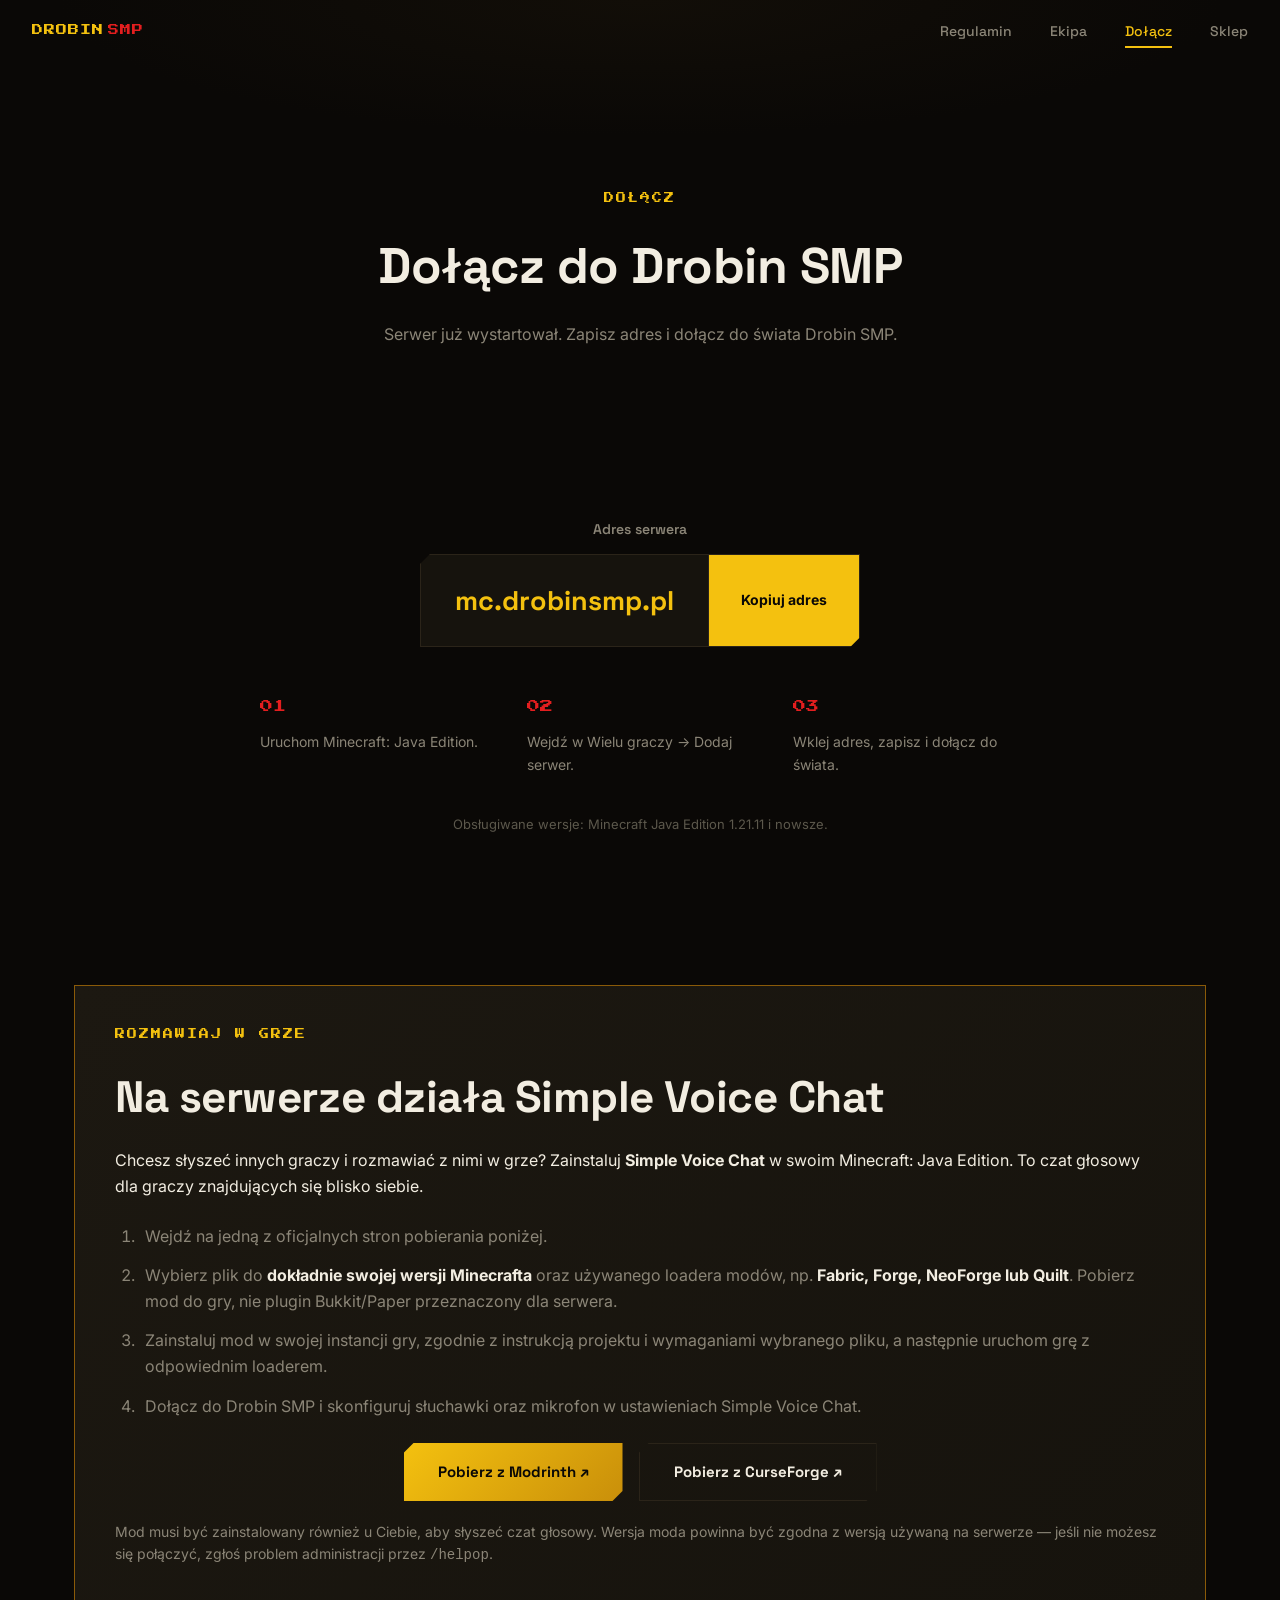
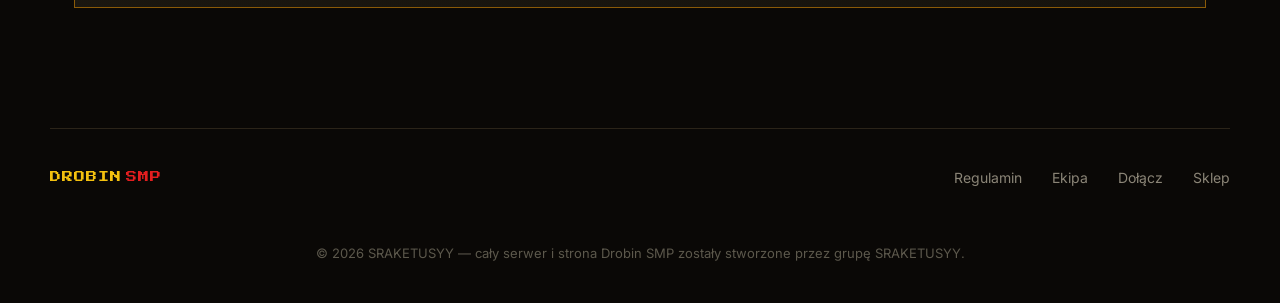
<file: public/dolacz.html>
<!DOCTYPE html>
<html lang="pl">
<head>
<meta charset="UTF-8">
<meta name="viewport" content="width=device-width, initial-scale=1.0">
<title>Dołącz — Drobin SMP</title>
<meta name="description" content="Dołącz do Drobin SMP. Sprawdź adres serwera i obsługiwane wersje Minecraft Java Edition od 1.21.11 wzwyż.">
<meta name="theme-color" content="#0a0806">
<link rel="icon" href="data:image/svg+xml,%3Csvg xmlns='http://www.w3.org/2000/svg' viewBox='0 0 100 100'%3E%3Crect width='100' height='100' rx='16' fill='%230a0806'/%3E%3Crect x='28' y='28' width='44' height='44' fill='%23f4c10f' transform='rotate(45 50 50)'/%3E%3C/svg%3E">
<link rel="preconnect" href="https://fonts.googleapis.com">
<link rel="preconnect" href="https://fonts.gstatic.com" crossorigin>
<link href="https://fonts.googleapis.com/css2?family=Space+Grotesk:wght@400;500;600;700;800&family=Inter:wght@400;500;600&family=Press+Start+2P&display=swap" rel="stylesheet">
<link rel="stylesheet" href="style.css">
</head>
<body>

<nav class="nav" id="siteNav">
  <a href="index.html" class="brand"><span class="gold">DROBIN</span><span class="red">SMP</span></a>
  <div class="nav-links" id="navLinks">
    <a href="regulamin.html">Regulamin</a>
    <a href="ekipa.html">Ekipa</a>
    <a href="dolacz.html" class="active">Dołącz</a>
    <a href="sklep.html">Sklep</a>
  </div>
  <button class="nav-toggle" id="navToggle" aria-label="Otwórz menu" aria-expanded="false" aria-controls="navLinks">
    <span></span><span></span><span></span>
  </button>
</nav>

<main>
  <header class="page-header">
    <span class="eyebrow center">DOŁĄCZ</span>
    <h1>Dołącz do Drobin SMP</h1>
    <p>Serwer już wystartował. Zapisz adres i dołącz do świata Drobin SMP.</p>
  </header>

  <section class="section join center">
    <div class="container">
      <p class="join-label reveal">Adres serwera</p>
      <div class="join-box cut-sm reveal">
        <span class="addr">mc.drobinsmp.pl</span>
        <button onclick="copyIP(this)">Kopiuj adres</button>
      </div>

      <div class="join-steps reveal">
        <div class="join-step">
          <span class="num">01</span>
          <p>Uruchom Minecraft: Java Edition.</p>
        </div>
        <div class="join-step">
          <span class="num">02</span>
          <p>Wejdź w Wielu graczy → Dodaj serwer.</p>
        </div>
        <div class="join-step">
          <span class="num">03</span>
          <p>Wklej adres, zapisz i dołącz do świata.</p>
        </div>
      </div>

      <p class="version-note reveal">Obsługiwane wersje: Minecraft Java Edition 1.21.11 i nowsze.</p>
    </div>
  </section>
  <section class="shop-section" id="voice-chat" aria-labelledby="voiceChatTitle">
    <div class="container">
      <article class="shop-creator">
        <span class="eyebrow">ROZMAWIAJ W GRZE</span>
        <h2 class="section-heading" id="voiceChatTitle">Na serwerze działa Simple Voice Chat</h2>
        <p>Chcesz słyszeć innych graczy i rozmawiać z nimi w grze? Zainstaluj <strong>Simple Voice Chat</strong> w swoim Minecraft: Java Edition. To czat głosowy dla graczy znajdujących się blisko siebie.</p>
        <ol>
          <li>Wejdź na jedną z oficjalnych stron pobierania poniżej.</li>
          <li>Wybierz plik do <strong>dokładnie swojej wersji Minecrafta</strong> oraz używanego loadera modów, np. <strong>Fabric, Forge, NeoForge lub Quilt</strong>. Pobierz mod do gry, nie plugin Bukkit/Paper przeznaczony dla serwera.</li>
          <li>Zainstaluj mod w swojej instancji gry, zgodnie z instrukcją projektu i wymaganiami wybranego pliku, a następnie uruchom grę z odpowiednim loaderem.</li>
          <li>Dołącz do Drobin SMP i skonfiguruj słuchawki oraz mikrofon w ustawieniach Simple Voice Chat.</li>
        </ol>
        <div class="hero-ctas">
          <a href="https://modrinth.com/plugin/simple-voice-chat/versions" target="_blank" rel="noopener noreferrer" class="btn btn-primary cut-sm">Pobierz z Modrinth ↗</a>
          <a href="https://www.curseforge.com/minecraft/mc-mods/simple-voice-chat" target="_blank" rel="noopener noreferrer" class="btn btn-secondary cut-sm">Pobierz z CurseForge ↗</a>
        </div>
        <p class="shop-benefits-note">Mod musi być zainstalowany również u Ciebie, aby słyszeć czat głosowy. Wersja moda powinna być zgodna z wersją używaną na serwerze — jeśli nie możesz się połączyć, zgłoś problem administracji przez <code>/helpop</code>.</p>
      </article>
    </div>
  </section>
</main>

<footer class="footer">
  <div class="footer-inner">
    <a href="index.html" class="brand"><span class="gold">DROBIN</span><span class="red">SMP</span></a>
    <div class="footer-links">
      <a href="regulamin.html">Regulamin</a>
      <a href="ekipa.html">Ekipa</a>
      <a href="dolacz.html">Dołącz</a>
      <a href="sklep.html">Sklep</a>
    </div>
    <p class="footer-copy">© 2026 SRAKETUSYY — cały serwer i strona Drobin SMP zostały stworzone przez grupę SRAKETUSYY.</p>
  </div>
</footer>

<script src="main.js"></script>
</body>
</html>
</file>
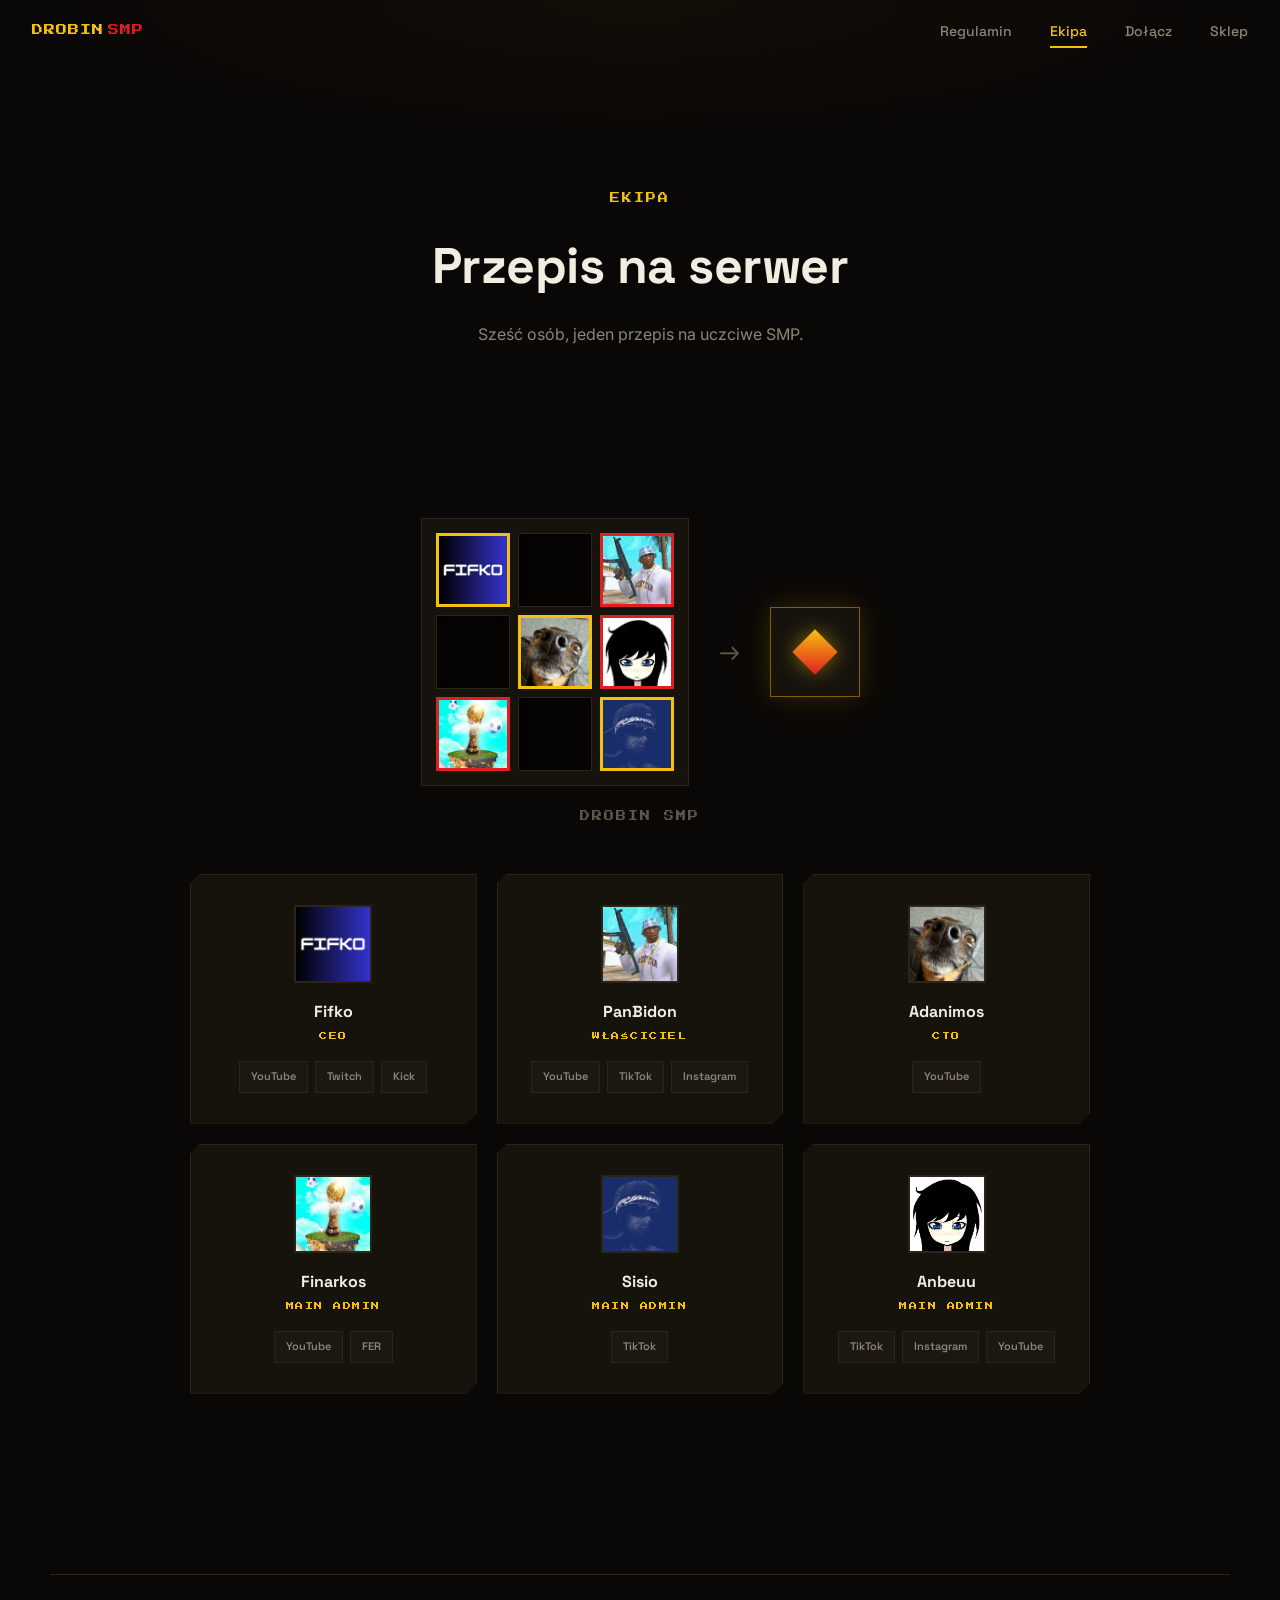
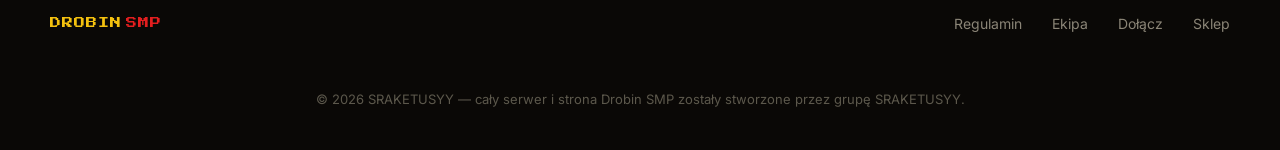
<file: public/ekipa.html>
<!DOCTYPE html>
<html lang="pl">
<head>
<meta charset="UTF-8">
<meta name="viewport" content="width=device-width, initial-scale=1.0">
<title>Ekipa — Drobin SMP</title>
<meta name="description" content="Poznaj ekipę Drobin SMP: Fifko, PanBidon, Adanimos, Finarkos, Sisio i Anbeuu.">
<meta name="theme-color" content="#0a0806">
<link rel="icon" href="data:image/svg+xml,%3Csvg xmlns='http://www.w3.org/2000/svg' viewBox='0 0 100 100'%3E%3Crect width='100' height='100' rx='16' fill='%230a0806'/%3E%3Crect x='28' y='28' width='44' height='44' fill='%23f4c10f' transform='rotate(45 50 50)'/%3E%3C/svg%3E">
<link rel="preconnect" href="https://fonts.googleapis.com">
<link rel="preconnect" href="https://fonts.gstatic.com" crossorigin>
<link href="https://fonts.googleapis.com/css2?family=Space+Grotesk:wght@400;500;600;700;800&family=Inter:wght@400;500;600&family=Press+Start+2P&display=swap" rel="stylesheet">
<link rel="stylesheet" href="style.css">
</head>
<body>

<nav class="nav" id="siteNav">
  <a href="index.html" class="brand"><span class="gold">DROBIN</span><span class="red">SMP</span></a>
  <div class="nav-links" id="navLinks">
    <a href="regulamin.html">Regulamin</a>
    <a href="ekipa.html" class="active">Ekipa</a>
    <a href="dolacz.html">Dołącz</a>
    <a href="sklep.html">Sklep</a>
  </div>
  <button class="nav-toggle" id="navToggle" aria-label="Otwórz menu" aria-expanded="false" aria-controls="navLinks">
    <span></span><span></span><span></span>
  </button>
</nav>

<main>
  <header class="page-header">
    <span class="eyebrow center">EKIPA</span>
    <h1>Przepis na serwer</h1>
    <p>Sześć osób, jeden przepis na uczciwe SMP.</p>
  </header>

  <section class="section team center">
    <div class="container">
      <div class="crafting reveal">
        <div class="crafting-grid">
          <div class="slot filled gold" title="Fifko — CEO"><img src="images/fifko.jpg" alt="Fifko" loading="lazy"></div>
          <div class="slot"></div>
          <div class="slot filled red" title="PanBidon — WŁAŚCICIEL"><img src="images/panbidon.jpg" alt="PanBidon" loading="lazy"></div>
          <div class="slot"></div>
          <div class="slot filled gold" title="Adanimos — CTO"><img src="images/adanimos.jpg" alt="Adanimos" loading="lazy"></div>
          <div class="slot filled red" title="Anbeuu — MAIN ADMIN"><img src="images/anbeuu.png" alt="Anbeuu" loading="lazy"></div>
          <div class="slot filled red" title="Finarkos — MAIN ADMIN"><img src="images/finarkos.jpg" alt="Finarkos" loading="lazy"></div>
          <div class="slot"></div>
          <div class="slot filled gold" title="Sisio — MAIN ADMIN"><img src="images/sisio.jpg" alt="Sisio" loading="lazy"></div>
        </div>
        <div class="crafting-arrow">→</div>
        <div class="output-slot"><div class="output-gem"></div></div>
      </div>
      <p class="crafting-caption reveal">DROBIN SMP</p>

      <div class="founders-row">
        <div class="founder-card cut-sm reveal">
          <div class="founder-avatar"><img src="images/fifko.jpg" alt="Fifko" loading="lazy"></div>
          <h4 class="founder-name">Fifko</h4>
          <span class="founder-role">CEO</span>
          <div class="founder-links">
            <a href="https://www.youtube.com/@FIFKO-FIFKO-fifko-było-zajete" target="_blank" rel="noopener">YouTube</a>
            <a href="https://www.twitch.tv/frfr134xfifko" target="_blank" rel="noopener">Twitch</a>
            <a href="https://kick.com/fifkoxfrfr134" target="_blank" rel="noopener">Kick</a>
          </div>
        </div>
        <div class="founder-card cut-sm reveal">
          <div class="founder-avatar"><img src="images/panbidon.jpg" alt="PanBidon" loading="lazy"></div>
          <h4 class="founder-name">PanBidon</h4>
          <span class="founder-role">WŁAŚCICIEL</span>
          <div class="founder-links">
            <a href="https://www.youtube.com/@PanBidon" target="_blank" rel="noopener">YouTube</a>
            <a href="https://www.tiktok.com/@panbidonn" target="_blank" rel="noopener">TikTok</a>
            <a href="https://www.instagram.com/panbidon_/" target="_blank" rel="noopener">Instagram</a>
          </div>
        </div>
        <div class="founder-card cut-sm reveal">
          <div class="founder-avatar"><img src="images/adanimos.jpg" alt="Adanimos" loading="lazy"></div>
          <h4 class="founder-name">Adanimos</h4>
          <span class="founder-role">CTO</span>
          <div class="founder-links">
            <a href="https://www.youtube.com/@AdanimosReal" target="_blank" rel="noopener">YouTube</a>
          </div>
        </div>
        <div class="founder-card cut-sm reveal">
          <div class="founder-avatar"><img src="images/finarkos.jpg" alt="Finarkos" loading="lazy"></div>
          <h4 class="founder-name">Finarkos</h4>
          <span class="founder-role">MAIN ADMIN</span>
          <div class="founder-links">
            <a href="https://www.youtube.com/@finarkos6844" target="_blank" rel="noopener">YouTube</a>
            <a href="https://www.youtube.com/@FutboloweEventydlaRozrywki" target="_blank" rel="noopener">FER</a>
          </div>
        </div>
        <div class="founder-card cut-sm reveal">
          <div class="founder-avatar"><img src="images/sisio.jpg" alt="Sisio" loading="lazy"></div>
          <h4 class="founder-name">Sisio</h4>
          <span class="founder-role">MAIN ADMIN</span>
          <div class="founder-links">
            <a href="https://www.tiktok.com/@sisio321" target="_blank" rel="noopener">TikTok</a>
          </div>
        </div>
        <div class="founder-card cut-sm reveal">
          <div class="founder-avatar"><img src="images/anbeuu.png" alt="Anbeuu" loading="lazy"></div>
          <h4 class="founder-name">Anbeuu</h4>
          <span class="founder-role">MAIN ADMIN</span>
          <div class="founder-links">
            <a href="https://www.tiktok.com/@atheiiii" target="_blank" rel="noopener">TikTok</a>
            <a href="https://www.instagram.com/athei_iii/" target="_blank" rel="noopener">Instagram</a>
            <a href="https://www.youtube.com/@anbeuu" target="_blank" rel="noopener">YouTube</a>
          </div>
        </div>
      </div>
    </div>
  </section>
</main>

<footer class="footer">
  <div class="footer-inner">
    <a href="index.html" class="brand"><span class="gold">DROBIN</span><span class="red">SMP</span></a>
    <div class="footer-links">
      <a href="regulamin.html">Regulamin</a>
      <a href="ekipa.html">Ekipa</a>
      <a href="dolacz.html">Dołącz</a>
      <a href="sklep.html">Sklep</a>
    </div>
    <p class="footer-copy">© 2026 SRAKETUSYY — cały serwer i strona Drobin SMP zostały stworzone przez grupę SRAKETUSYY.</p>
  </div>
</footer>

<script src="main.js"></script>
</body>
</html>
</file>
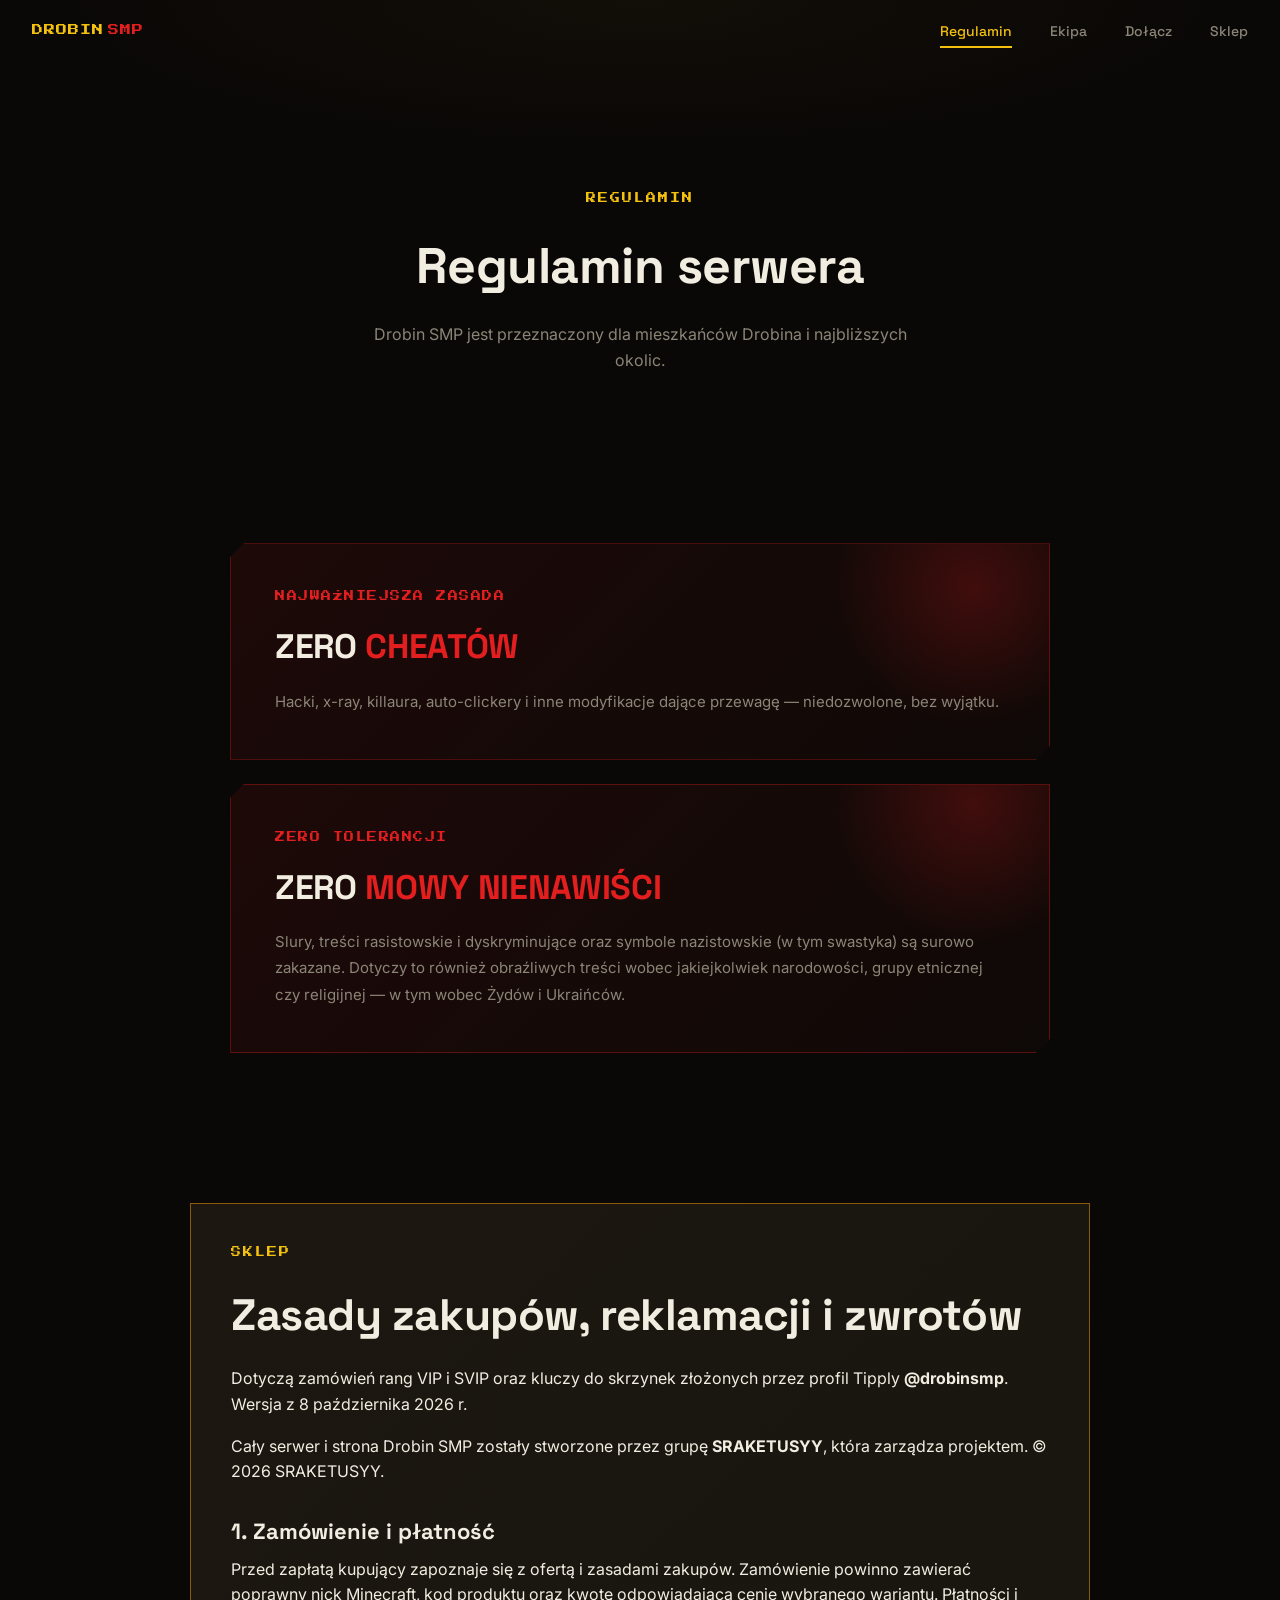
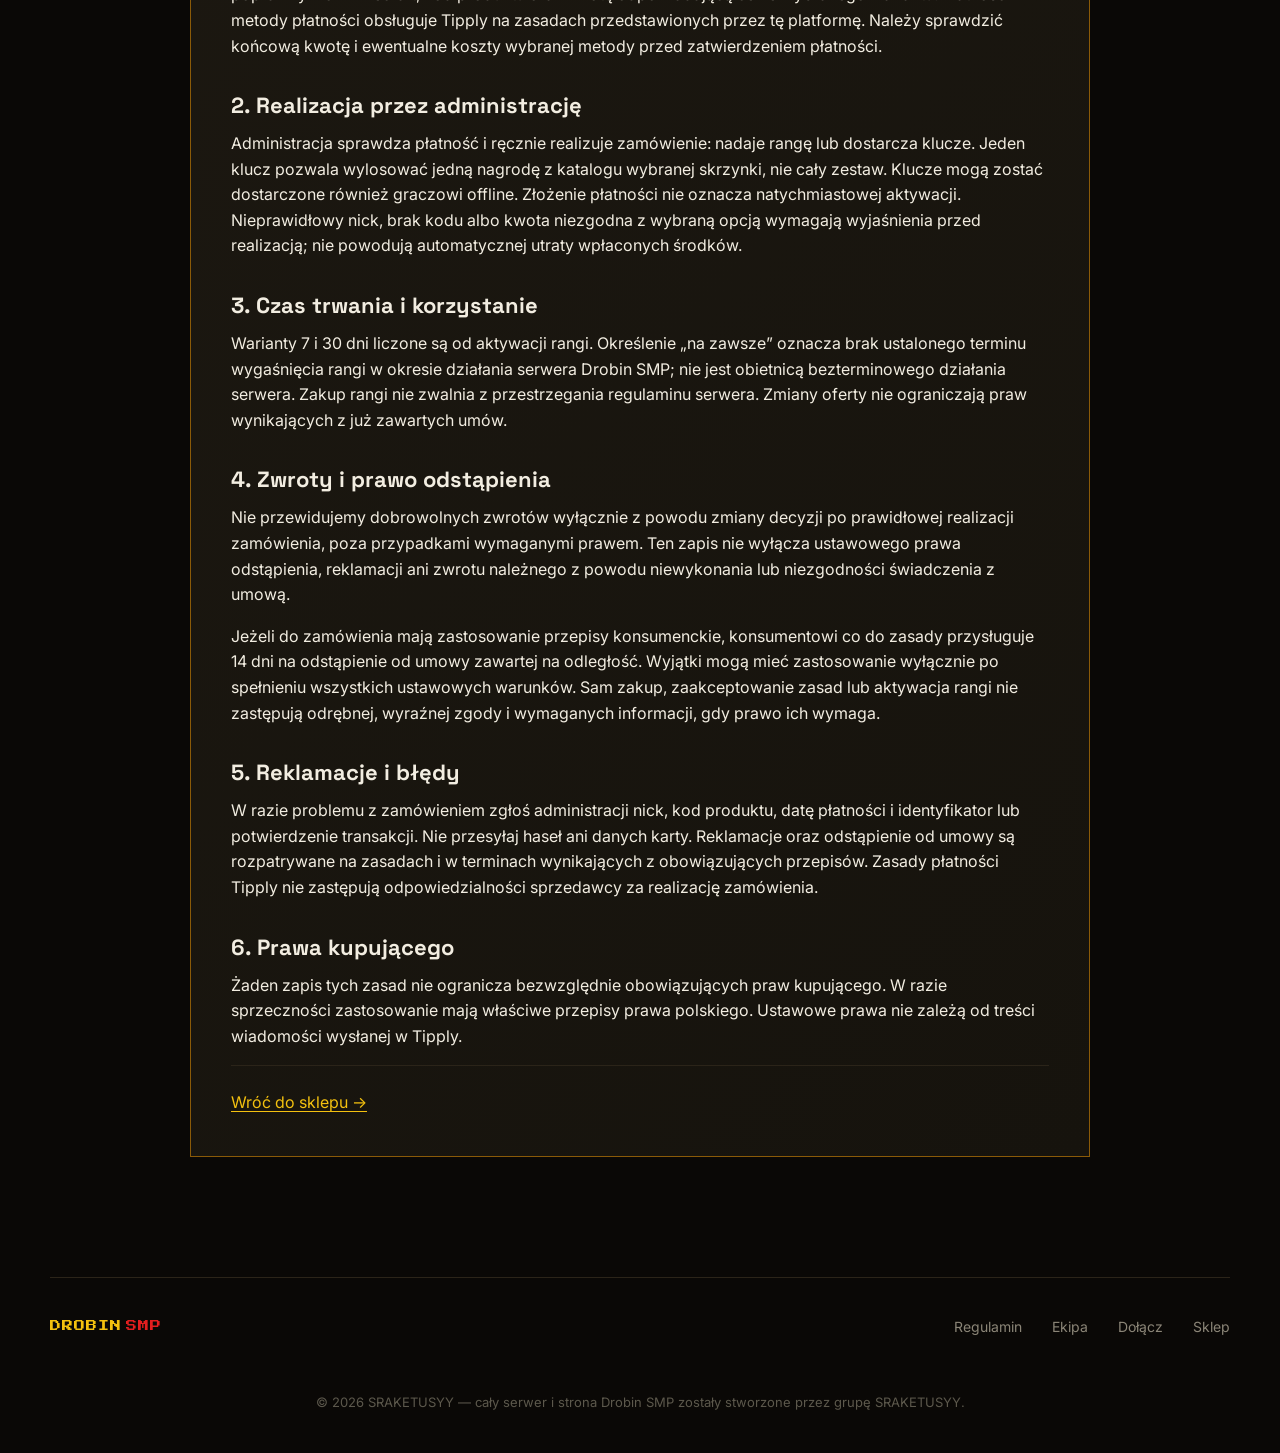
<file: public/regulamin.html>
<!DOCTYPE html>
<html lang="pl">
<head>
<meta charset="UTF-8">
<meta name="viewport" content="width=device-width, initial-scale=1.0">
<title>Regulamin — Drobin SMP</title>
<meta name="description" content="Regulamin serwera Drobin SMP.">
<meta name="theme-color" content="#0a0806">
<link rel="icon" href="data:image/svg+xml,%3Csvg xmlns='http://www.w3.org/2000/svg' viewBox='0 0 100 100'%3E%3Crect width='100' height='100' rx='16' fill='%230a0806'/%3E%3Crect x='28' y='28' width='44' height='44' fill='%23f4c10f' transform='rotate(45 50 50)'/%3E%3C/svg%3E">
<link rel="preconnect" href="https://fonts.googleapis.com">
<link rel="preconnect" href="https://fonts.gstatic.com" crossorigin>
<link href="https://fonts.googleapis.com/css2?family=Space+Grotesk:wght@400;500;600;700;800&family=Inter:wght@400;500;600&family=Press+Start+2P&display=swap" rel="stylesheet">
<link rel="stylesheet" href="style.css">
</head>
<body>

<nav class="nav" id="siteNav">
  <a href="index.html" class="brand"><span class="gold">DROBIN</span><span class="red">SMP</span></a>
  <div class="nav-links" id="navLinks">
    <a href="regulamin.html" class="active">Regulamin</a>
    <a href="ekipa.html">Ekipa</a>
    <a href="dolacz.html">Dołącz</a>
    <a href="sklep.html">Sklep</a>
  </div>
  <button class="nav-toggle" id="navToggle" aria-label="Otwórz menu" aria-expanded="false" aria-controls="navLinks">
    <span></span><span></span><span></span>
  </button>
</nav>

<main>
  <header class="page-header">
    <span class="eyebrow center">REGULAMIN</span>
    <h1>Regulamin serwera</h1>
    <p>Drobin SMP jest przeznaczony dla mieszkańców Drobina i najbliższych okolic.</p>
  </header>

  <section class="section">
    <div class="container">
      <div class="rules-list">
        <div class="rule-featured cut reveal">
          <span class="tag">NAJWAŻNIEJSZA ZASADA</span>
          <h3>ZERO <span>CHEATÓW</span></h3>
          <p>Hacki, x-ray, killaura, auto-clickery i inne modyfikacje dające przewagę — niedozwolone, bez wyjątku.</p>
        </div>

        <div class="rule-featured cut reveal">
          <span class="tag">ZERO TOLERANCJI</span>
          <h3>ZERO <span>MOWY NIENAWIŚCI</span></h3>
          <p>Slury, treści rasistowskie i dyskryminujące oraz symbole nazistowskie (w tym swastyka) są surowo zakazane. Dotyczy to również obraźliwych treści wobec jakiejkolwiek narodowości, grupy etnicznej czy religijnej — w tym wobec Żydów i Ukraińców.</p>
        </div>
      </div>
    </div>
  </section>
  <section class="shop-section" id="zakupy" aria-labelledby="purchaseRulesTitle">
    <div class="container">
      <article class="shop-creator purchase-rules">
        <span class="eyebrow">SKLEP</span>
        <h2 class="section-heading" id="purchaseRulesTitle">Zasady zakupów, reklamacji i zwrotów</h2>
        <p>Dotyczą zamówień rang VIP i SVIP oraz kluczy do skrzynek złożonych przez profil Tipply <strong>@drobinsmp</strong>. Wersja z 8 października 2026 r.</p>
        <p>Cały serwer i strona Drobin SMP zostały stworzone przez grupę <strong>SRAKETUSYY</strong>, która zarządza projektem. © 2026 SRAKETUSYY.</p>
        <h3>1. Zamówienie i płatność</h3>
        <p>Przed zapłatą kupujący zapoznaje się z ofertą i zasadami zakupów. Zamówienie powinno zawierać poprawny nick Minecraft, kod produktu oraz kwotę odpowiadającą cenie wybranego wariantu. Płatności i metody płatności obsługuje Tipply na zasadach przedstawionych przez tę platformę. Należy sprawdzić końcową kwotę i ewentualne koszty wybranej metody przed zatwierdzeniem płatności.</p>
        <h3>2. Realizacja przez administrację</h3>
        <p>Administracja sprawdza płatność i ręcznie realizuje zamówienie: nadaje rangę lub dostarcza klucze. Jeden klucz pozwala wylosować jedną nagrodę z katalogu wybranej skrzynki, nie cały zestaw. Klucze mogą zostać dostarczone również graczowi offline. Złożenie płatności nie oznacza natychmiastowej aktywacji. Nieprawidłowy nick, brak kodu albo kwota niezgodna z wybraną opcją wymagają wyjaśnienia przed realizacją; nie powodują automatycznej utraty wpłaconych środków.</p>
        <h3>3. Czas trwania i korzystanie</h3>
        <p>Warianty 7 i 30 dni liczone są od aktywacji rangi. Określenie „na zawsze” oznacza brak ustalonego terminu wygaśnięcia rangi w okresie działania serwera Drobin SMP; nie jest obietnicą bezterminowego działania serwera. Zakup rangi nie zwalnia z przestrzegania regulaminu serwera. Zmiany oferty nie ograniczają praw wynikających z już zawartych umów.</p>
        <h3>4. Zwroty i prawo odstąpienia</h3>
        <p>Nie przewidujemy dobrowolnych zwrotów wyłącznie z powodu zmiany decyzji po prawidłowej realizacji zamówienia, poza przypadkami wymaganymi prawem. Ten zapis nie wyłącza ustawowego prawa odstąpienia, reklamacji ani zwrotu należnego z powodu niewykonania lub niezgodności świadczenia z umową.</p>
        <p>Jeżeli do zamówienia mają zastosowanie przepisy konsumenckie, konsumentowi co do zasady przysługuje 14 dni na odstąpienie od umowy zawartej na odległość. Wyjątki mogą mieć zastosowanie wyłącznie po spełnieniu wszystkich ustawowych warunków. Sam zakup, zaakceptowanie zasad lub aktywacja rangi nie zastępują odrębnej, wyraźnej zgody i wymaganych informacji, gdy prawo ich wymaga.</p>
        <h3>5. Reklamacje i błędy</h3>
        <p>W razie problemu z zamówieniem zgłoś administracji nick, kod produktu, datę płatności i identyfikator lub potwierdzenie transakcji. Nie przesyłaj haseł ani danych karty. Reklamacje oraz odstąpienie od umowy są rozpatrywane na zasadach i w terminach wynikających z obowiązujących przepisów. Zasady płatności Tipply nie zastępują odpowiedzialności sprzedawcy za realizację zamówienia.</p>
        <h3>6. Prawa kupującego</h3>
        <p>Żaden zapis tych zasad nie ogranicza bezwzględnie obowiązujących praw kupującego. W razie sprzeczności zastosowanie mają właściwe przepisy prawa polskiego. Ustawowe prawa nie zależą od treści wiadomości wysłanej w Tipply.</p>
        <p class="shop-creator-apply"><a class="shop-terms-link" href="sklep.html">Wróć do sklepu →</a></p>
      </article>
    </div>
  </section>
</main>

<footer class="footer">
  <div class="footer-inner">
    <a href="index.html" class="brand"><span class="gold">DROBIN</span><span class="red">SMP</span></a>
    <div class="footer-links">
      <a href="regulamin.html">Regulamin</a>
      <a href="ekipa.html">Ekipa</a>
      <a href="dolacz.html">Dołącz</a>
      <a href="sklep.html">Sklep</a>
    </div>
    <p class="footer-copy">© 2026 SRAKETUSYY — cały serwer i strona Drobin SMP zostały stworzone przez grupę SRAKETUSYY.</p>
  </div>
</footer>

<script src="main.js"></script>
</body>
</html>
</file>
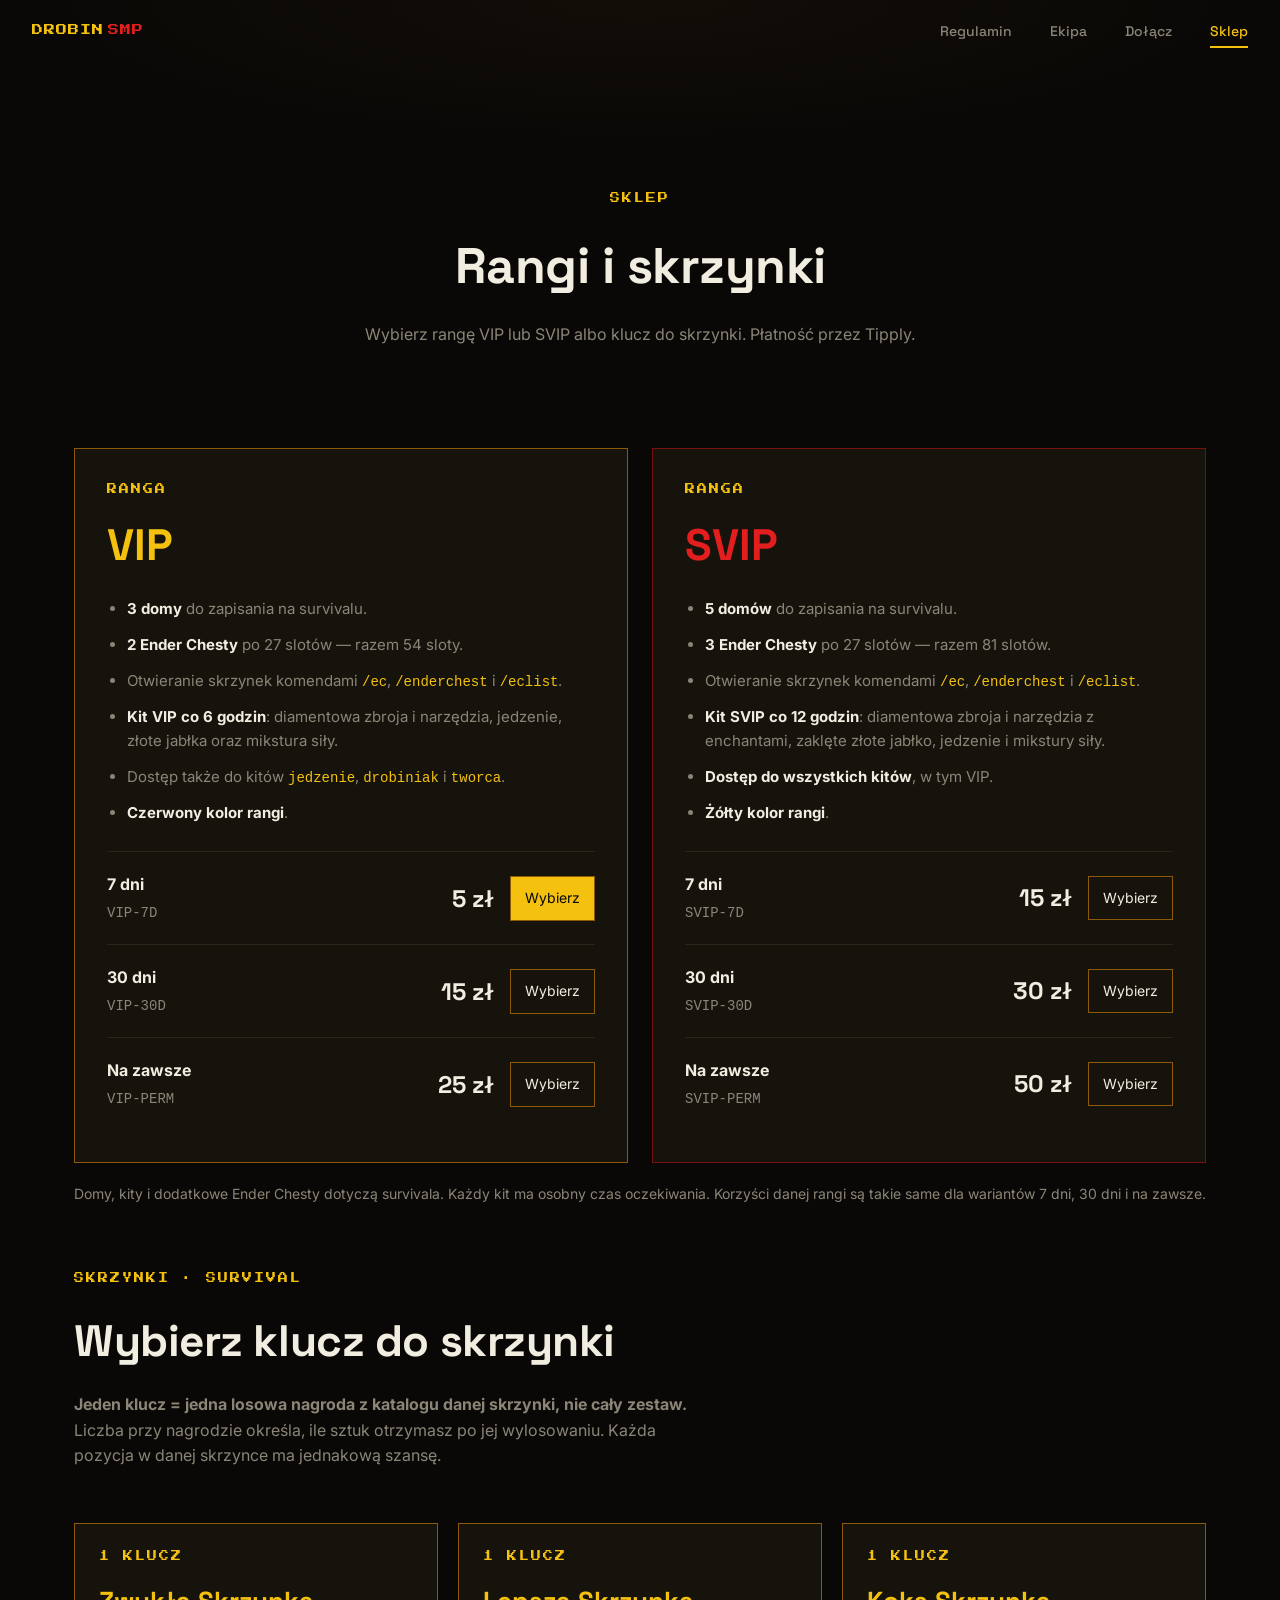
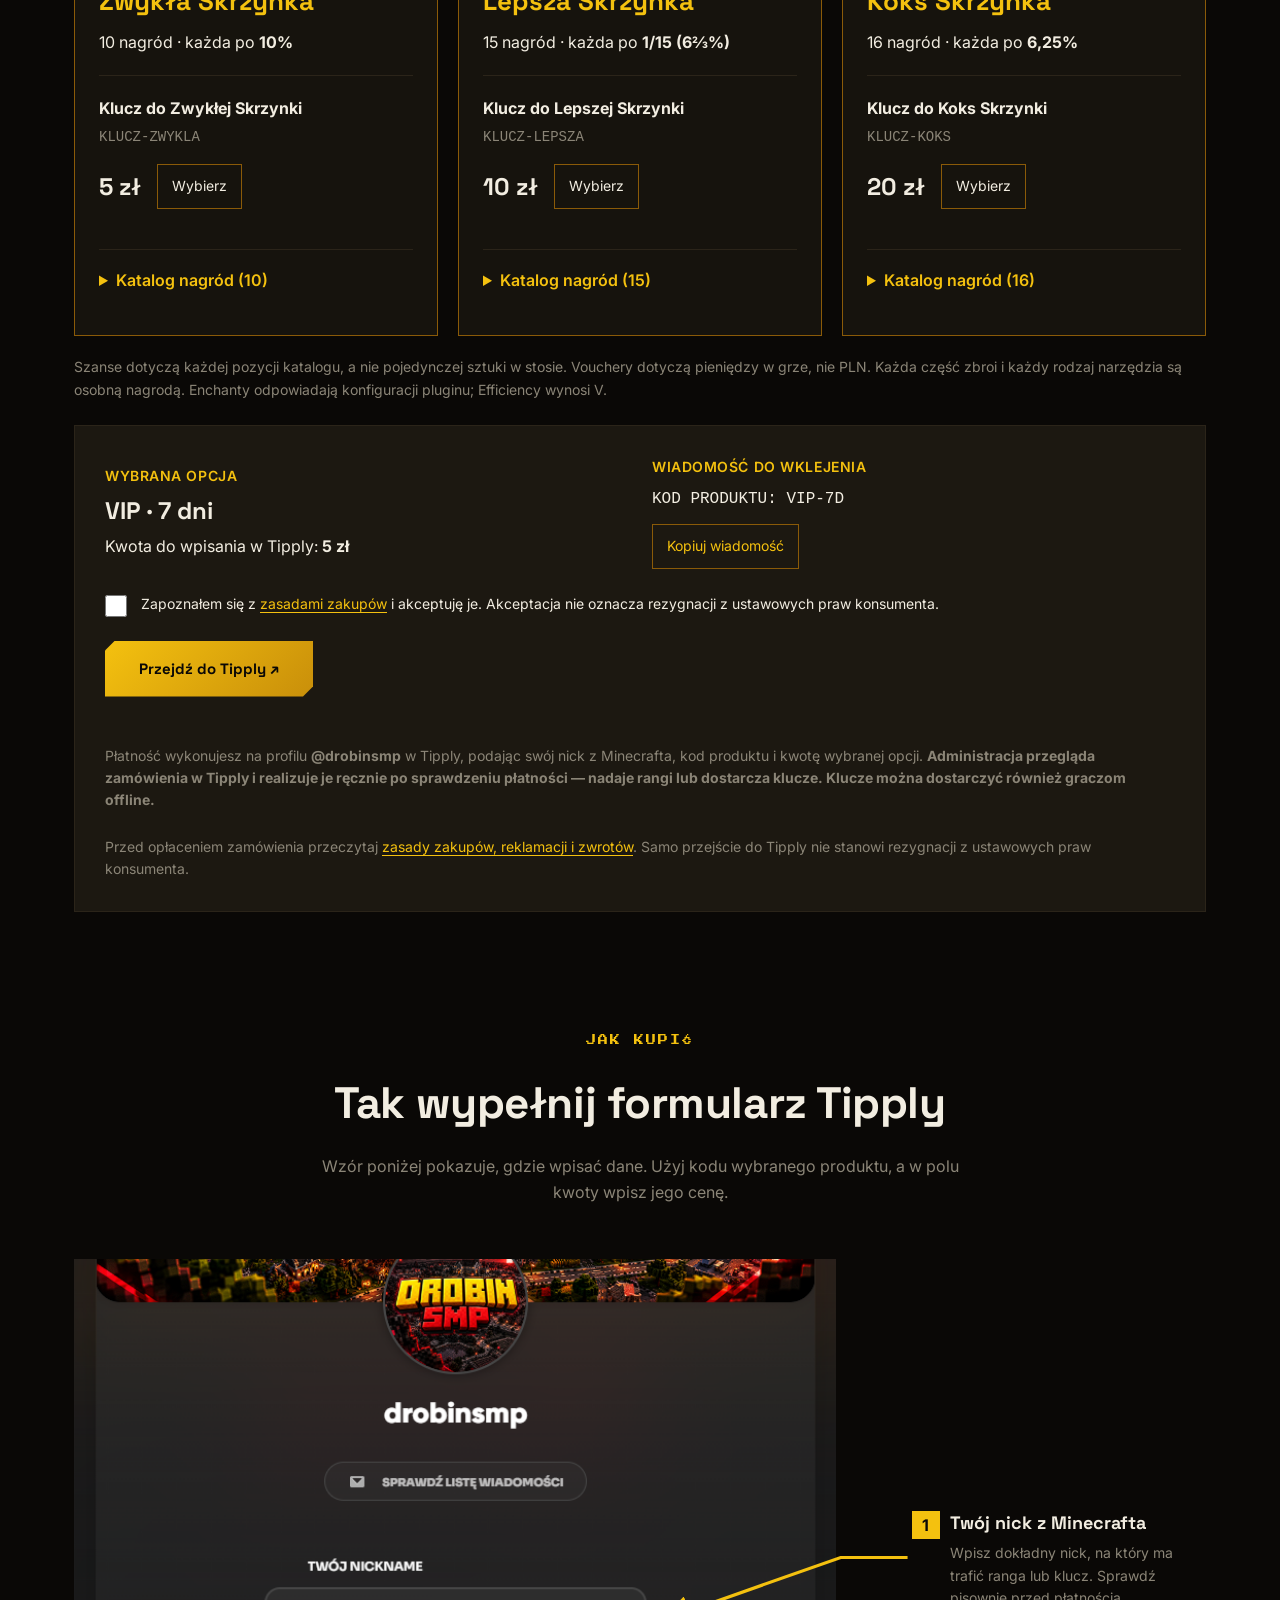
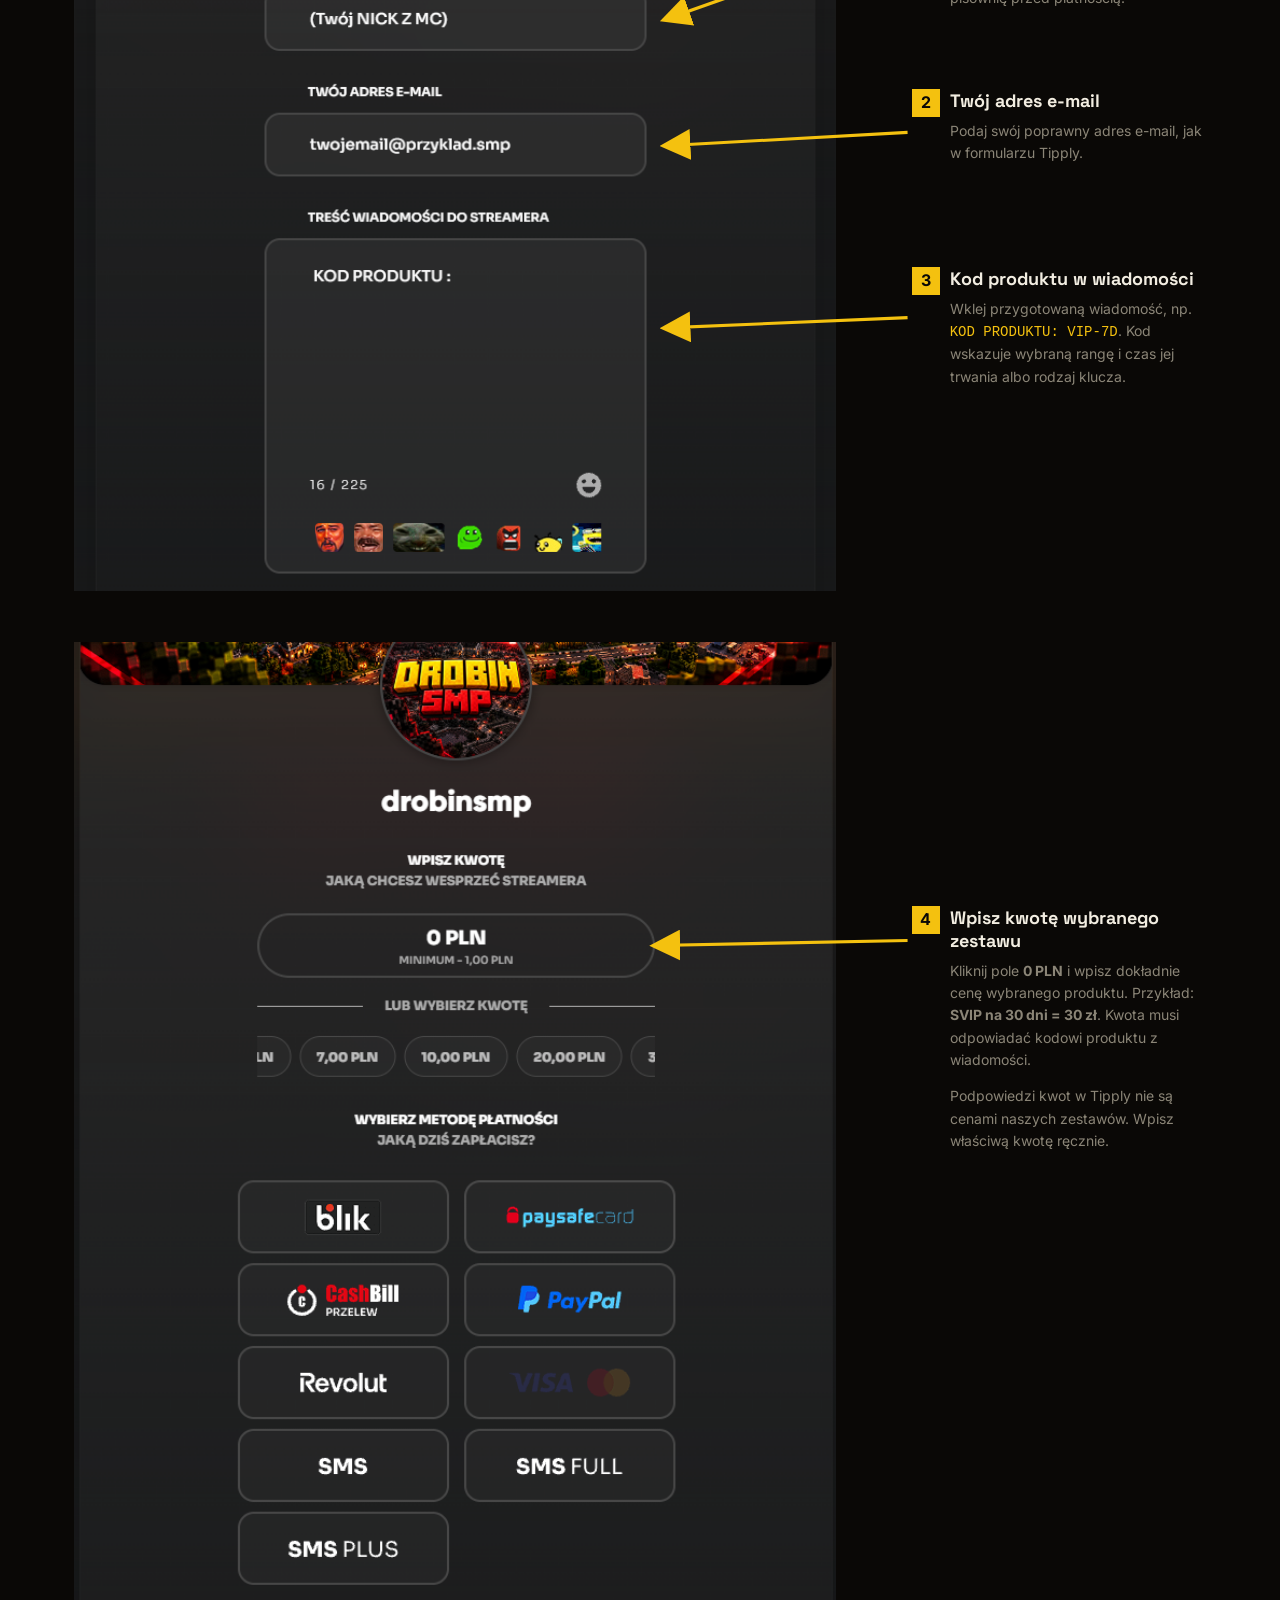
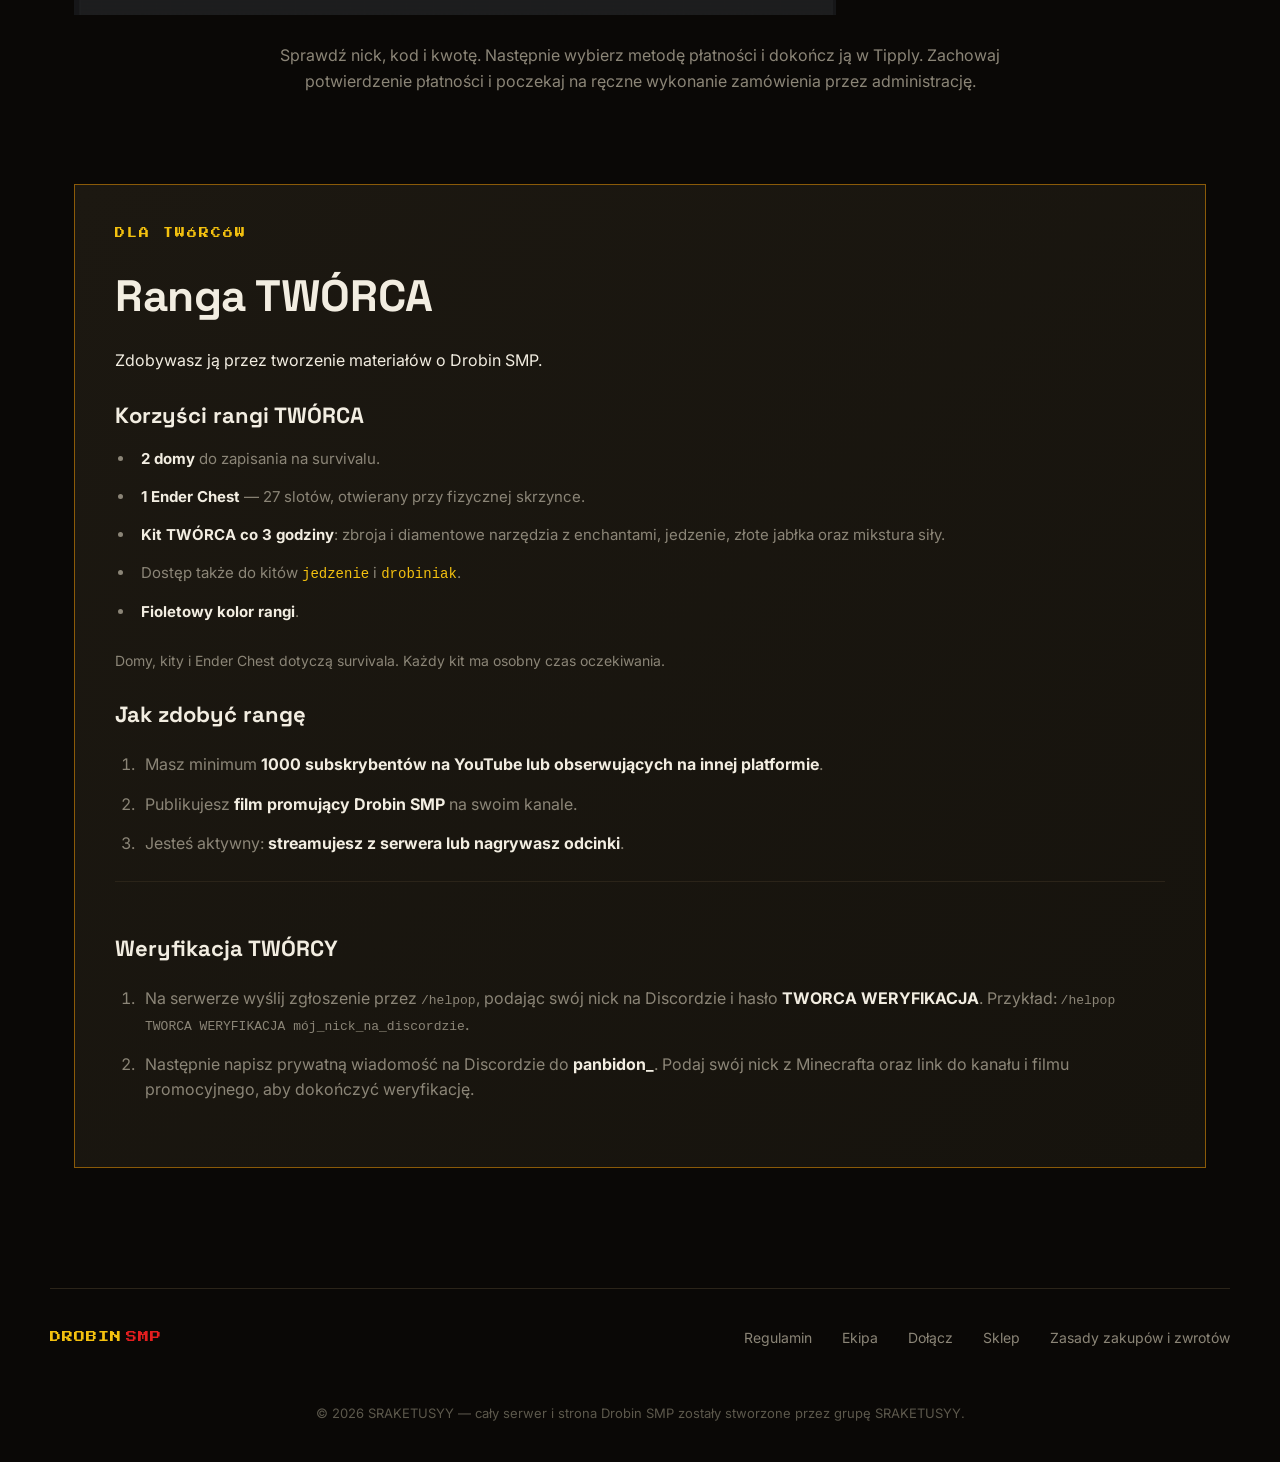
<file: public/sklep.html>
<!DOCTYPE html>
<html lang="pl">
<head>
<meta charset="UTF-8">
<meta name="viewport" content="width=device-width, initial-scale=1.0">
<title>Sklep — rangi i klucze do skrzynek | Drobin SMP</title>
<meta name="description" content="Rangi VIP i SVIP oraz klucze do skrzynek Drobin SMP. Ceny, katalog nagród, równe szanse i płatności przez Tipply.">
<meta name="theme-color" content="#0a0806">
<link rel="icon" href="data:image/svg+xml,%3Csvg xmlns='http://www.w3.org/2000/svg' viewBox='0 0 100 100'%3E%3Crect width='100' height='100' rx='16' fill='%230a0806'/%3E%3Crect x='28' y='28' width='44' height='44' fill='%23f4c10f' transform='rotate(45 50 50)'/%3E%3C/svg%3E">
<link rel="preconnect" href="https://fonts.googleapis.com">
<link rel="preconnect" href="https://fonts.gstatic.com" crossorigin>
<link href="https://fonts.googleapis.com/css2?family=Space+Grotesk:wght@400;500;600;700;800&family=Inter:wght@400;500;600&family=Press+Start+2P&display=swap" rel="stylesheet">
<link rel="stylesheet" href="style.css">
</head>
<body>

<nav class="nav" id="siteNav">
  <a href="index.html" class="brand"><span class="gold">DROBIN</span><span class="red">SMP</span></a>
  <div class="nav-links" id="navLinks">
    <a href="regulamin.html">Regulamin</a>
    <a href="ekipa.html">Ekipa</a>
    <a href="dolacz.html">Dołącz</a>
    <a href="sklep.html" class="active" aria-current="page">Sklep</a>
  </div>
  <button class="nav-toggle" id="navToggle" aria-label="Otwórz menu" aria-expanded="false" aria-controls="navLinks">
    <span></span><span></span><span></span>
  </button>
</nav>

<main>
  <header class="page-header">
    <span class="eyebrow center">SKLEP</span>
    <h1>Rangi i skrzynki</h1>
    <p>Wybierz rangę VIP lub SVIP albo klucz do skrzynki. Płatność przez Tipply.</p>
  </header>

  <section class="shop-section" aria-label="Oferta rang">
    <div class="container">
      <div class="shop-ranks">
        <article class="shop-rank">
          <span class="eyebrow">RANGA</span><h2>VIP</h2>
          <ul class="shop-benefits">
            <li><strong>3 domy</strong> do zapisania na survivalu.</li>
            <li><strong>2 Ender Chesty</strong> po 27 slotów — razem 54 sloty.</li>
            <li>Otwieranie skrzynek komendami <code>/ec</code>, <code>/enderchest</code> i <code>/eclist</code>.</li>
            <li><strong>Kit VIP co 6 godzin</strong>: diamentowa zbroja i narzędzia, jedzenie, złote jabłka oraz mikstura siły.</li>
            <li>Dostęp także do kitów <code>jedzenie</code>, <code>drobiniak</code> i <code>tworca</code>.</li>
            <li><strong>Czerwony kolor rangi</strong>.</li>
          </ul>
          <div class="shop-option"><div><strong>7 dni</strong><code>VIP-7D</code></div><span class="shop-price">5 zł</span><button type="button" data-product="VIP-7D" data-price="5" data-label="VIP · 7 dni" aria-pressed="true">Wybierz</button></div>
          <div class="shop-option"><div><strong>30 dni</strong><code>VIP-30D</code></div><span class="shop-price">15 zł</span><button type="button" data-product="VIP-30D" data-price="15" data-label="VIP · 30 dni" aria-pressed="false">Wybierz</button></div>
          <div class="shop-option"><div><strong>Na zawsze</strong><code>VIP-PERM</code></div><span class="shop-price">25 zł</span><button type="button" data-product="VIP-PERM" data-price="25" data-label="VIP · na zawsze" aria-pressed="false">Wybierz</button></div>
        </article>
        <article class="shop-rank shop-rank-svip">
          <span class="eyebrow">RANGA</span><h2>SVIP</h2>
          <ul class="shop-benefits">
            <li><strong>5 domów</strong> do zapisania na survivalu.</li>
            <li><strong>3 Ender Chesty</strong> po 27 slotów — razem 81 slotów.</li>
            <li>Otwieranie skrzynek komendami <code>/ec</code>, <code>/enderchest</code> i <code>/eclist</code>.</li>
            <li><strong>Kit SVIP co 12 godzin</strong>: diamentowa zbroja i narzędzia z enchantami, zaklęte złote jabłko, jedzenie i mikstury siły.</li>
            <li><strong>Dostęp do wszystkich kitów</strong>, w tym VIP.</li>
            <li><strong>Żółty kolor rangi</strong>.</li>
          </ul>
          <div class="shop-option"><div><strong>7 dni</strong><code>SVIP-7D</code></div><span class="shop-price">15 zł</span><button type="button" data-product="SVIP-7D" data-price="15" data-label="SVIP · 7 dni" aria-pressed="false">Wybierz</button></div>
          <div class="shop-option"><div><strong>30 dni</strong><code>SVIP-30D</code></div><span class="shop-price">30 zł</span><button type="button" data-product="SVIP-30D" data-price="30" data-label="SVIP · 30 dni" aria-pressed="false">Wybierz</button></div>
          <div class="shop-option"><div><strong>Na zawsze</strong><code>SVIP-PERM</code></div><span class="shop-price">50 zł</span><button type="button" data-product="SVIP-PERM" data-price="50" data-label="SVIP · na zawsze" aria-pressed="false">Wybierz</button></div>
        </article>
      </div>
      <p class="shop-benefits-note">Domy, kity i dodatkowe Ender Chesty dotyczą survivala. Każdy kit ma osobny czas oczekiwania. Korzyści danej rangi są takie same dla wariantów 7 dni, 30 dni i na zawsze.</p>
      <section class="crate-section" id="skrzynki" aria-labelledby="cratesTitle">
        <div class="section-head"><span class="eyebrow">SKRZYNKI · SURVIVAL</span><h2 class="section-heading" id="cratesTitle">Wybierz klucz do skrzynki</h2><p class="section-sub"><strong>Jeden klucz = jedna losowa nagroda z katalogu danej skrzynki, nie cały zestaw.</strong> Liczba przy nagrodzie określa, ile sztuk otrzymasz po jej wylosowaniu. Każda pozycja w danej skrzynce ma jednakową szansę.</p></div>
        <div class="crate-grid">
          <article class="shop-rank crate-card">
            <span class="eyebrow">1 KLUCZ</span><h3>Zwykła Skrzynka</h3>
            <p class="crate-chance">10 nagród · każda po <strong>10%</strong></p>
            <div class="shop-option"><div><strong>Klucz do Zwykłej Skrzynki</strong><code>KLUCZ-ZWYKLA</code></div><span class="shop-price">5 zł</span><button type="button" data-product="KLUCZ-ZWYKLA" data-price="5" data-label="Zwykła Skrzynka · 1 klucz" aria-pressed="false">Wybierz</button></div>
            <details class="crate-catalog"><summary>Katalog nagród (10)</summary><table><caption>Zwykła Skrzynka — pełna lista nagród; szansa każdej pozycji: 10%</caption><thead><tr><th scope="col">Nagroda</th><th scope="col">Enchanty / opis</th></tr></thead><tbody><tr><td>Diamentowy hełm</td><td>Protection IV, Unbreaking III</td></tr>
<tr><td>Diamentowy napierśnik</td><td>Protection IV, Unbreaking III</td></tr>
<tr><td>Diamentowe nogawice</td><td>Protection IV, Unbreaking III</td></tr>
<tr><td>Diamentowe buty</td><td>Protection IV, Unbreaking III</td></tr>
<tr><td>16 złotych jabłek</td><td>Zwykłe złote jabłka — refy</td></tr>
<tr><td>2 zaklęte złote jabłka</td><td>Koksy</td></tr>
<tr><td>64 kryształy Endu</td><td>End Crystals</td></tr>
<tr><td>1 totem nieśmiertelności</td><td>Totem</td></tr>
<tr><td>Voucher na 25 000 $</td><td>Waluta serwerowa</td></tr>
<tr><td>32 perły Endu</td><td>Ender Pearls</td></tr></tbody></table></details>
          </article>
          <article class="shop-rank crate-card">
            <span class="eyebrow">1 KLUCZ</span><h3>Lepsza Skrzynka</h3>
            <p class="crate-chance">15 nagród · każda po <strong>1/15 (6⅔%)</strong></p>
            <div class="shop-option"><div><strong>Klucz do Lepszej Skrzynki</strong><code>KLUCZ-LEPSZA</code></div><span class="shop-price">10 zł</span><button type="button" data-product="KLUCZ-LEPSZA" data-price="10" data-label="Lepsza Skrzynka · 1 klucz" aria-pressed="false">Wybierz</button></div>
            <details class="crate-catalog"><summary>Katalog nagród (15)</summary><table><caption>Lepsza Skrzynka — pełna lista nagród; szansa każdej pozycji: 1/15 (6⅔%)</caption><thead><tr><th scope="col">Nagroda</th><th scope="col">Enchanty / opis</th></tr></thead><tbody><tr><td>Netherytowy hełm</td><td>Protection IV, Unbreaking III</td></tr>
<tr><td>Netherytowy napierśnik</td><td>Protection IV, Unbreaking III</td></tr>
<tr><td>Netherytowe nogawice</td><td>Protection IV, Unbreaking III</td></tr>
<tr><td>Netherytowe buty</td><td>Protection IV, Unbreaking III</td></tr>
<tr><td>Netherytowy miecz</td><td>Sharpness V, Unbreaking III, Looting III, Sweeping Edge III, Fire Aspect II. Bez Knockback i Mending.</td></tr>
<tr><td>Netherytowy kilof</td><td>Efficiency V, Unbreaking III, Fortune III</td></tr>
<tr><td>Netherytowa siekiera</td><td>Efficiency V, Unbreaking III, Fortune III</td></tr>
<tr><td>Netherytowa łopata</td><td>Efficiency V, Unbreaking III, Fortune III</td></tr>
<tr><td>32 złote jabłka</td><td>Zwykłe złote jabłka — refy</td></tr>
<tr><td>4 zaklęte złote jabłka</td><td>Koksy</td></tr>
<tr><td>4 totemy nieśmiertelności</td><td>Totemy</td></tr>
<tr><td>Voucher na 250 000 $</td><td>Waluta serwerowa</td></tr>
<tr><td>64 kotwice odrodzenia</td><td>Respawn Anchors</td></tr>
<tr><td>64 perły Endu</td><td>Ender Pearls</td></tr>
<tr><td>128 kryształów Endu</td><td>End Crystals</td></tr></tbody></table></details>
          </article>
          <article class="shop-rank crate-card">
            <span class="eyebrow">1 KLUCZ</span><h3>Koks Skrzynka</h3>
            <p class="crate-chance">16 nagród · każda po <strong>6,25%</strong></p>
            <div class="shop-option"><div><strong>Klucz do Koks Skrzynki</strong><code>KLUCZ-KOKS</code></div><span class="shop-price">20 zł</span><button type="button" data-product="KLUCZ-KOKS" data-price="20" data-label="Koks Skrzynka · 1 klucz" aria-pressed="false">Wybierz</button></div>
            <details class="crate-catalog"><summary>Katalog nagród (16)</summary><table><caption>Koks Skrzynka — pełna lista nagród; szansa każdej pozycji: 6,25%</caption><thead><tr><th scope="col">Nagroda</th><th scope="col">Enchanty / opis</th></tr></thead><tbody><tr><td>Netherytowy hełm</td><td>Protection IV, Unbreaking III, Thorns III, Respiration III, Aqua Affinity I, Mending I</td></tr>
<tr><td>Netherytowy napierśnik</td><td>Protection IV, Unbreaking III, Thorns III, Mending I</td></tr>
<tr><td>Netherytowe nogawice</td><td>Protection IV, Unbreaking III, Thorns III, Swift Sneak III, Mending I</td></tr>
<tr><td>Netherytowe buty</td><td>Protection IV, Unbreaking III, Thorns III, Feather Falling IV, Depth Strider III, Soul Speed III, Mending I</td></tr>
<tr><td>Netherytowy miecz</td><td>Sharpness V, Unbreaking III, Looting III, Sweeping Edge III, Fire Aspect II, Mending I. Bez Knockback.</td></tr>
<tr><td>Netherytowy kilof</td><td>Efficiency V, Unbreaking III, Fortune III, Mending I</td></tr>
<tr><td>Netherytowa siekiera</td><td>Efficiency V, Unbreaking III, Fortune III, Sharpness V, Mending I</td></tr>
<tr><td>Netherytowa łopata</td><td>Efficiency V, Unbreaking III, Fortune III, Mending I</td></tr>
<tr><td>64 złote jabłka</td><td>Zwykłe złote jabłka — refy</td></tr>
<tr><td>8 zaklętych złotych jabłek</td><td>Koksy</td></tr>
<tr><td>8 totemów nieśmiertelności</td><td>Totemy</td></tr>
<tr><td>Voucher na 1 000 000 $</td><td>Waluta serwerowa</td></tr>
<tr><td>Łuk</td><td>Power V, Punch II, Flame I, Unbreaking III, Mending I. Bez Infinity.</td></tr>
<tr><td>Kusza</td><td>Quick Charge III, Multishot I, Unbreaking III, Mending I. Bez Piercing.</td></tr>
<tr><td>Netherytowa włócznia</td><td>Sharpness V, Looting III, Fire Aspect II, Knockback II, Lunge III, Unbreaking III, Mending I</td></tr>
<tr><td>Trójząb</td><td>Impaling V, Loyalty III, Channeling I, Unbreaking III, Mending I. Bez Riptide.</td></tr></tbody></table></details>
          </article>
        </div>
        <p class="shop-benefits-note">Szanse dotyczą każdej pozycji katalogu, a nie pojedynczej sztuki w stosie. Vouchery dotyczą pieniędzy w grze, nie PLN. Każda część zbroi i każdy rodzaj narzędzia są osobną nagrodą. Enchanty odpowiadają konfiguracji pluginu; Efficiency wynosi V.</p>
      </section>
      <div class="shop-checkout" id="platnosc">
        <div aria-live="polite"><span class="shop-label">WYBRANA OPCJA</span><h3 id="shopSelection">VIP · 7 dni</h3><p>Kwota do wpisania w Tipply: <strong id="shopAmount">5 zł</strong></p></div>
        <div class="shop-message"><span class="shop-label">WIADOMOŚĆ DO WKLEJENIA</span><code id="shopMessage">KOD PRODUKTU: VIP-7D</code><button type="button" id="shopCopy">Kopiuj wiadomość</button></div>
        <label class="shop-consent"><input type="checkbox" id="shopTermsAccept" required><span>Zapoznałem się z <a class="shop-terms-link" href="regulamin.html#zakupy">zasadami zakupów</a> i akceptuję je. Akceptacja nie oznacza rezygnacji z ustawowych praw konsumenta.</span></label>
        <a href="https://tipply.pl/@drobinsmp" target="_blank" rel="noopener noreferrer" class="btn btn-primary cut-sm" id="shopTipply">Przejdź do Tipply ↗</a>
        <p class="shop-payment-note" id="shopTermsStatus" aria-live="polite"></p>
        <p class="shop-payment-note">Płatność wykonujesz na profilu <strong>@drobinsmp</strong> w Tipply, podając swój nick z Minecrafta, kod produktu i kwotę wybranej opcji. <strong>Administracja przegląda zamówienia w Tipply i realizuje je ręcznie po sprawdzeniu płatności — nadaje rangi lub dostarcza klucze. Klucze można dostarczyć również graczom offline.</strong></p>
        <p class="shop-payment-note">Przed opłaceniem zamówienia przeczytaj <a class="shop-terms-link" href="regulamin.html#zakupy">zasady zakupów, reklamacji i zwrotów</a>. Samo przejście do Tipply nie stanowi rezygnacji z ustawowych praw konsumenta.</p>
      </div>
    </div>
  </section>

  <section class="shop-section shop-guide" aria-labelledby="shopGuideTitle">
    <div class="container">
      <div class="section-head center"><span class="eyebrow">JAK KUPIĆ</span><h2 class="section-heading" id="shopGuideTitle">Tak wypełnij formularz Tipply</h2><p class="section-sub">Wzór poniżej pokazuje, gdzie wpisać dane. Użyj kodu wybranego produktu, a w polu kwoty wpisz jego cenę.</p></div>
      <div class="tipply-diagram">
        <img src="images/tipply-wzor.png" width="740" height="908" alt="Wzór formularza Tipply z polami: Twój nickname, Twój adres e-mail i treść wiadomości do streamera">
        <svg class="tipply-arrows" viewBox="0 0 1100 908" aria-hidden="true"><defs><marker id="shopArrow" markerWidth="10" markerHeight="10" refX="8" refY="5" orient="auto"><path d="M0,0 L10,5 L0,10 Z" fill="#f4c10f"/></marker></defs><g fill="none" stroke="#f4c10f" stroke-width="3" marker-end="url(#shopArrow)"><path d="M810 290 L745 290 L575 350"/><path d="M810 460 L575 473"/><path d="M810 640 L575 650"/></g></svg>
        <svg class="tipply-mobile-arrows" viewBox="0 0 740 908" aria-hidden="true"><defs><marker id="shopMobileArrow" markerWidth="8" markerHeight="8" refX="6" refY="4" orient="auto"><path d="M0,0 L8,4 L0,8 Z" fill="#f4c10f"/></marker></defs><g fill="none" stroke="#f4c10f" stroke-width="3" marker-end="url(#shopMobileArrow)"><path d="M680 350 L575 350"/><path d="M680 473 L575 473"/><path d="M680 650 L575 650"/></g><g fill="#f4c10f"><circle cx="685" cy="350" r="23"/><circle cx="685" cy="473" r="23"/><circle cx="685" cy="650" r="23"/></g><g text-anchor="middle" fill="#0a0806" font-size="24" font-family="sans-serif" font-weight="700"><text x="685" y="358">1</text><text x="685" y="481">2</text><text x="685" y="658">3</text></g></svg>
        <ol class="tipply-notes">
          <li><span>1</span><div><h3>Twój nick z Minecrafta</h3><p>Wpisz dokładny nick, na który ma trafić ranga lub klucz. Sprawdź pisownię przed płatnością.</p></div></li>
          <li><span>2</span><div><h3>Twój adres e-mail</h3><p>Podaj swój poprawny adres e-mail, jak w formularzu Tipply.</p></div></li>
          <li><span>3</span><div><h3>Kod produktu w wiadomości</h3><p>Wklej przygotowaną wiadomość, np. <code>KOD PRODUKTU: VIP-7D</code>. Kod wskazuje wybraną rangę i czas jej trwania albo rodzaj klucza.</p></div></li>
        </ol>
      </div>
      <div class="tipply-diagram tipply-amount">
        <img src="images/tipply-kwota.png" width="704" height="904" alt="Druga część formularza Tipply: pole Wpisz kwotę z wartością 0 PLN i wybór metody płatności" loading="lazy">
        <svg class="tipply-arrows" viewBox="0 0 1100 950" aria-hidden="true"><defs><marker id="amountArrow" markerWidth="10" markerHeight="10" refX="8" refY="5" orient="auto"><path d="M0,0 L10,5 L0,10 Z" fill="#f4c10f"/></marker></defs><path d="M810 290 L565 295" fill="none" stroke="#f4c10f" stroke-width="3" marker-end="url(#amountArrow)"/></svg>
        <svg class="tipply-mobile-arrows" viewBox="0 0 704 904" aria-hidden="true"><defs><marker id="amountMobileArrow" markerWidth="8" markerHeight="8" refX="6" refY="4" orient="auto"><path d="M0,0 L8,4 L0,8 Z" fill="#f4c10f"/></marker></defs><path d="M650 281 L545 281" fill="none" stroke="#f4c10f" stroke-width="3" marker-end="url(#amountMobileArrow)"/><circle cx="655" cy="281" r="23" fill="#f4c10f"/><text x="655" y="289" text-anchor="middle" fill="#0a0806" font-size="24" font-family="sans-serif" font-weight="700">4</text></svg>
        <ol class="tipply-notes" start="4"><li><span>4</span><div><h3>Wpisz kwotę wybranego zestawu</h3><p>Kliknij pole <strong>0 PLN</strong> i wpisz dokładnie cenę wybranego produktu. Przykład: <strong>SVIP na 30 dni = 30 zł</strong>. Kwota musi odpowiadać kodowi produktu z wiadomości.</p><p>Podpowiedzi kwot w Tipply nie są cenami naszych zestawów. Wpisz właściwą kwotę ręcznie.</p></div></li></ol>
      </div>
      <p class="shop-guide-end">Sprawdź nick, kod i kwotę. Następnie wybierz metodę płatności i dokończ ją w Tipply. Zachowaj potwierdzenie płatności i poczekaj na ręczne wykonanie zamówienia przez administrację.</p>
    </div>
  </section>

  <section class="shop-section" aria-labelledby="creatorTitle">
    <div class="container">
      <article class="shop-creator">
        <span class="eyebrow">DLA TWÓRCÓW</span><h2 class="section-heading" id="creatorTitle">Ranga TWÓRCA</h2><p>Zdobywasz ją przez tworzenie materiałów o Drobin SMP.</p>
        <h3 class="creator-benefits-heading">Korzyści rangi TWÓRCA</h3>
        <ul class="shop-benefits">
          <li><strong>2 domy</strong> do zapisania na survivalu.</li>
          <li><strong>1 Ender Chest</strong> — 27 slotów, otwierany przy fizycznej skrzynce.</li>
          <li><strong>Kit TWÓRCA co 3 godziny</strong>: zbroja i diamentowe narzędzia z enchantami, jedzenie, złote jabłka oraz mikstura siły.</li>
          <li>Dostęp także do kitów <code>jedzenie</code> i <code>drobiniak</code>.</li>
          <li><strong>Fioletowy kolor rangi</strong>.</li>
        </ul>
        <p class="shop-benefits-note">Domy, kity i Ender Chest dotyczą survivala. Każdy kit ma osobny czas oczekiwania.</p>
        <h3 class="creator-benefits-heading">Jak zdobyć rangę</h3>
        <ol><li>Masz minimum <strong>1000 subskrybentów na YouTube lub obserwujących na innej platformie</strong>.</li><li>Publikujesz <strong>film promujący Drobin SMP</strong> na swoim kanale.</li><li>Jesteś aktywny: <strong>streamujesz z serwera lub nagrywasz odcinki</strong>.</li></ol>
        <div class="shop-creator-apply">
          <h3 class="creator-benefits-heading">Weryfikacja TWÓRCY</h3>
          <ol>
            <li>Na serwerze wyślij zgłoszenie przez <code>/helpop</code>, podając swój nick na Discordzie i hasło <strong>TWORCA WERYFIKACJA</strong>. Przykład: <code>/helpop TWORCA WERYFIKACJA mój_nick_na_discordzie</code>.</li>
            <li>Następnie napisz prywatną wiadomość na Discordzie do <strong>panbidon_</strong>. Podaj swój nick z Minecrafta oraz link do kanału i filmu promocyjnego, aby dokończyć weryfikację.</li>
          </ol>
        </div>
      </article>
    </div>
  </section>
</main>

<footer class="footer">
  <div class="footer-inner">
    <a href="index.html" class="brand"><span class="gold">DROBIN</span><span class="red">SMP</span></a>
    <div class="footer-links">
      <a href="regulamin.html">Regulamin</a>
      <a href="ekipa.html">Ekipa</a>
      <a href="dolacz.html">Dołącz</a>
      <a href="sklep.html">Sklep</a>
      <a href="regulamin.html#zakupy">Zasady zakupów i zwrotów</a>
    </div>
    <p class="footer-copy">© 2026 SRAKETUSYY — cały serwer i strona Drobin SMP zostały stworzone przez grupę SRAKETUSYY.</p>
  </div>
</footer>

<script src="main.js"></script>
</body>
</html>
</file>
<file: public/style.css>
:root{
  --void:#0a0806;
  --void-2:#050403;
  --panel:#16130d;
  --panel-2:#1c1811;
  --border:#2b2419;
  --gold:#f4c10f;
  --gold-deep:#8a5a08;
  --redstone:#e31e1f;
  --redstone-deep:#7a0f10;
  --parchment:#f2ede1;
  --stone:#8b8577;
  --stone-dim:#5c584c;
  --font-display:'Space Grotesk',sans-serif;
  --font-body:'Inter',sans-serif;
  --font-pixel:'Press Start 2P',monospace;
}
*,*::before,*::after{box-sizing:border-box;margin:0;padding:0;}
html{scroll-behavior:smooth;}
body{
  background:var(--void);
  color:var(--parchment);
  font-family:var(--font-body);
  line-height:1.6;
  overflow-x:hidden;
  -webkit-font-smoothing:antialiased;
}
img{max-width:100%;display:block;}
a{color:inherit;text-decoration:none;}
button{font:inherit;cursor:pointer;border:none;background:none;color:inherit;}
ul{list-style:none;}
a:focus-visible,button:focus-visible{outline:2px solid var(--gold);outline-offset:3px;}
.container{max-width:1180px;margin:0 auto;padding:0 24px;}
section,header{scroll-margin-top:84px;}
main{display:block;}

.cut{clip-path:polygon(14px 0,100% 0,100% calc(100% - 14px),calc(100% - 14px) 100%,0 100%,0 14px);}
.cut-sm{clip-path:polygon(10px 0,100% 0,100% calc(100% - 10px),calc(100% - 10px) 100%,0 100%,0 10px);}

/* ---------- reveal on scroll ---------- */
.reveal{opacity:0;transform:translateY(26px);transition:opacity .7s ease,transform .7s ease;}
.reveal.in-view{opacity:1;transform:translateY(0);}

/* ---------- nav ---------- */
.nav{
  position:fixed;top:0;left:0;right:0;z-index:200;
  display:flex;align-items:center;justify-content:space-between;
  padding:20px 32px;
  border-bottom:1px solid transparent;
  transition:background .3s ease,border-color .3s ease;
}
.nav.scrolled{background:rgba(9,7,5,.86);backdrop-filter:blur(10px);border-bottom-color:var(--border);}
.brand{display:flex;align-items:center;gap:4px;font-family:var(--font-pixel);font-size:11px;letter-spacing:1px;}
.brand .gold{color:var(--gold);}
.brand .red{color:var(--redstone);}
.nav-links{display:flex;gap:38px;align-items:center;}
.nav-links a{font-family:var(--font-display);font-weight:500;font-size:14px;color:var(--stone);position:relative;transition:color .2s;}
.nav-links a::after{content:'';position:absolute;left:0;bottom:-6px;width:0;height:2px;background:var(--gold);transition:width .25s;}
.nav-links a:hover{color:var(--parchment);}
.nav-links a:hover::after{width:100%;}
.nav-links a.active{color:var(--gold);}
.nav-links a.active::after{width:100%;}
.nav-toggle{display:none;flex-direction:column;gap:5px;width:26px;z-index:210;background:none;}
.nav-toggle span{width:100%;height:2px;background:var(--parchment);transition:all .3s ease;}
.nav-toggle.open span:nth-child(1){transform:translateY(7px) rotate(45deg);}
.nav-toggle.open span:nth-child(2){opacity:0;}
.nav-toggle.open span:nth-child(3){transform:translateY(-7px) rotate(-45deg);}

@media (max-width:780px){
  .nav-links{
    position:fixed;top:0;right:-100%;height:100vh;width:min(78vw,320px);
    background:var(--void-2);border-left:1px solid var(--border);
    flex-direction:column;justify-content:center;align-items:flex-start;
    gap:34px;padding:0 44px;transition:right .35s ease;
  }
  .nav-links.open{right:0;}
  .nav-toggle{display:flex;}
}

/* ---------- hero ---------- */
.hero{
  position:relative;min-height:100svh;display:flex;flex-direction:column;
  align-items:center;justify-content:center;text-align:center;
  padding:150px 24px 90px;overflow:hidden;
  background:radial-gradient(ellipse 80% 60% at 50% 36%,#000 0%,#0a0806 55%,#050403 100%);
}
.hero::before{
  content:'';position:absolute;inset:0;pointer-events:none;
  background-image:
    linear-gradient(rgba(244,193,15,.05) 1px,transparent 1px),
    linear-gradient(90deg,rgba(244,193,15,.05) 1px,transparent 1px);
  background-size:44px 44px;
  -webkit-mask-image:radial-gradient(ellipse 70% 55% at 50% 38%,black,transparent 72%);
          mask-image:radial-gradient(ellipse 70% 55% at 50% 38%,black,transparent 72%);
}
.particles{position:absolute;inset:0;overflow:hidden;pointer-events:none;}
.particle{position:absolute;bottom:-10px;border-radius:1px;opacity:0;animation:float-up linear infinite;}
@keyframes float-up{
  0%{transform:translateY(0) translateX(0);opacity:0;}
  12%{opacity:.7;}
  88%{opacity:.25;}
  100%{transform:translateY(-640px) translateX(24px);opacity:0;}
}
.hero-logo{width:min(700px,88vw);height:auto;margin-bottom:30px;filter:drop-shadow(0 22px 60px rgba(0,0,0,.75));position:relative;z-index:2;}
.hero-tagline{font-family:var(--font-display);font-weight:700;font-size:clamp(19px,3vw,27px);margin-bottom:12px;position:relative;z-index:2;}
.hero-sub{color:var(--stone);font-size:16px;max-width:460px;margin-bottom:34px;position:relative;z-index:2;}
.hero-meta{display:flex;flex-wrap:wrap;align-items:center;justify-content:center;gap:14px;margin-bottom:38px;position:relative;z-index:2;}
.status-pill{display:flex;align-items:center;gap:9px;padding:9px 16px;background:var(--panel);border:1px solid var(--border);font-size:13px;color:var(--stone);}
.status-dot{width:7px;height:7px;border-radius:50%;background:var(--gold);animation:pulse 2s infinite;}
@keyframes pulse{
  0%{box-shadow:0 0 0 0 rgba(244,193,15,.55);}
  70%{box-shadow:0 0 0 8px rgba(244,193,15,0);}
  100%{box-shadow:0 0 0 0 rgba(244,193,15,0);}
}
.ip-pill{display:flex;align-items:center;gap:0;padding-left:16px;background:var(--panel);border:1px solid var(--border);font-family:var(--font-display);font-weight:600;font-size:14px;}
.status-pill.standalone{margin:0 auto 28px;width:fit-content;}
.ip-pill button{padding:9px 16px;margin-left:14px;background:var(--panel-2);font-size:12px;font-weight:700;color:var(--gold);border-left:1px solid var(--border);transition:all .2s;min-width:88px;}
.ip-pill button:hover{background:var(--gold);color:var(--void);}
.hero-ctas{display:flex;gap:16px;flex-wrap:wrap;justify-content:center;position:relative;z-index:2;}
.hero-secondary{display:flex;flex-wrap:wrap;align-items:center;justify-content:center;gap:14px;margin-top:28px;position:relative;z-index:2;}
.pill-link{display:inline-flex;align-items:center;gap:8px;padding:9px 16px;background:var(--panel);border:1px solid var(--border);font-size:13px;font-family:var(--font-display);font-weight:600;color:var(--gold);transition:all .2s;}
.pill-link:hover{border-color:var(--gold);background:var(--panel-2);transform:translateY(-2px);}

/* ---------- buttons ---------- */
.btn{display:inline-flex;align-items:center;gap:8px;padding:16px 34px;font-family:var(--font-display);font-weight:700;font-size:15px;transition:transform .2s ease,box-shadow .2s ease,background .2s ease,color .2s ease;}
.btn-primary{background:linear-gradient(135deg,var(--gold),#c98f0a);color:var(--void);}
.btn-primary:hover{transform:translateY(-3px);box-shadow:0 12px 28px rgba(244,193,15,.25);}
.btn-secondary{background:transparent;border:1px solid var(--border);color:var(--parchment);}
.btn-secondary:hover{border-color:var(--gold);color:var(--gold);transform:translateY(-3px);}

/* ---------- page header (non-hero pages) ---------- */
.page-header{padding:190px 24px 70px;text-align:center;position:relative;overflow:hidden;background:radial-gradient(ellipse 70% 50% at 50% 0%,#120e08 0%,var(--void) 65%);}
.page-header .eyebrow{display:block;}
.page-header h1{font-family:var(--font-display);font-weight:700;font-size:clamp(32px,5vw,50px);margin-bottom:16px;letter-spacing:-.01em;}
.page-header p{color:var(--stone);font-size:16px;max-width:560px;margin:0 auto;}

/* ---------- section shared ---------- */
.section{padding:100px 24px 120px;}
.section-head{max-width:640px;margin-bottom:54px;}
.eyebrow{font-family:var(--font-pixel);font-size:10px;letter-spacing:2px;color:var(--gold);margin-bottom:20px;display:block;}
.section-heading{font-family:var(--font-display);font-weight:700;font-size:clamp(28px,4vw,44px);margin-bottom:16px;letter-spacing:-.01em;}
.section-sub{color:var(--stone);font-size:16px;}
.center{text-align:center;margin-left:auto;margin-right:auto;}

/* ---------- team / crafting ---------- */
.crafting{display:flex;align-items:center;justify-content:center;gap:30px;margin:0 auto 8px;flex-wrap:wrap;}
.crafting-grid{display:grid;grid-template-columns:repeat(3,74px);grid-template-rows:repeat(3,74px);gap:8px;padding:14px;background:var(--panel);border:1px solid var(--border);}
.slot{background:var(--void-2);border:1px solid var(--border);box-shadow:inset 0 2px 6px rgba(0,0,0,.6);}
.slot.filled{padding:0;overflow:hidden;cursor:default;transition:transform .2s;}
.slot.filled img{width:100%;height:100%;object-fit:cover;display:block;}
.slot.filled:hover{transform:translateY(-3px);}
.slot.filled.gold{border:3px solid var(--gold);}
.slot.filled.red{border:3px solid var(--redstone);}
.crafting-arrow{font-size:26px;color:var(--stone-dim);font-family:var(--font-display);}
.output-slot{width:90px;height:90px;background:var(--panel);border:1px solid var(--gold-deep);display:flex;align-items:center;justify-content:center;box-shadow:0 0 26px rgba(244,193,15,.18);flex-shrink:0;}
.output-gem{width:32px;height:32px;background:linear-gradient(135deg,var(--gold),var(--redstone));transform:rotate(45deg);box-shadow:0 0 20px rgba(244,193,15,.5);animation:gem-float 3s ease-in-out infinite;}
@keyframes gem-float{0%,100%{transform:rotate(45deg) translateY(0);}50%{transform:rotate(45deg) translateY(-6px);}}
.crafting-caption{font-family:var(--font-pixel);font-size:10px;color:var(--stone-dim);letter-spacing:2px;text-align:center;margin:22px 0 50px;}

.founders-row{display:grid;grid-template-columns:repeat(3,minmax(0,1fr));gap:20px;max-width:900px;margin:0 auto;}
.founder-card{background:var(--panel);border:1px solid var(--border);padding:30px 20px;text-align:center;transition:border-color .25s,transform .25s;}
.founder-card:hover{border-color:var(--gold-deep);transform:translateY(-4px);}
.founder-avatar{width:78px;height:78px;margin:0 auto 16px;border:2px solid var(--border);overflow:hidden;}
.founder-avatar img{width:100%;height:100%;object-fit:cover;display:block;}
.founder-name{font-family:var(--font-display);font-weight:700;font-size:16px;margin-bottom:6px;}
.founder-role{color:var(--gold);font-family:var(--font-pixel);font-size:8px;letter-spacing:1.5px;display:block;margin-bottom:18px;}
.founder-links{display:flex;flex-wrap:wrap;gap:7px;justify-content:center;}
.founder-links a{font-size:11px;font-family:var(--font-display);font-weight:600;padding:6px 11px;background:var(--panel-2);border:1px solid var(--border);color:var(--stone);transition:all .2s;}
.founder-links a:hover{border-color:var(--gold);color:var(--gold);}

@media (max-width:760px){.founders-row{grid-template-columns:repeat(2,minmax(0,1fr));max-width:640px;}}

@media (max-width:560px){
  .crafting{flex-direction:column;}
  .crafting-arrow{transform:rotate(90deg);}
  .crafting-grid{grid-template-columns:repeat(3,62px);grid-template-rows:repeat(3,62px);}
  .founders-row{grid-template-columns:1fr;max-width:320px;}
}

/* ---------- regulamin ---------- */
.rules-list{display:flex;flex-direction:column;gap:24px;max-width:820px;margin:0 auto;}
.rule-featured{
  background:linear-gradient(135deg,rgba(227,30,31,.09),rgba(227,30,31,.02));
  border:1px solid rgba(227,30,31,.35);padding:44px;
  position:relative;overflow:hidden;text-align:left;
}
.rule-featured::before{content:'';position:absolute;top:-45%;right:-8%;width:280px;height:280px;background:radial-gradient(circle,rgba(227,30,31,.22),transparent 70%);pointer-events:none;}
.rule-featured .tag{font-family:var(--font-pixel);font-size:10px;color:var(--redstone);letter-spacing:1.5px;margin-bottom:16px;display:block;position:relative;}
.rule-featured h3{font-family:var(--font-display);font-weight:800;font-size:clamp(23px,4vw,34px);margin-bottom:14px;position:relative;letter-spacing:-.01em;}
.rule-featured h3 span{color:var(--redstone);}
.rule-featured p{color:var(--stone);font-size:15px;line-height:1.75;position:relative;}

/* ---------- join ---------- */
.join-box{display:inline-flex;align-items:stretch;margin-bottom:50px;background:var(--panel);border:1px solid var(--border);}
.join-box .addr{padding:24px 34px;font-family:var(--font-display);font-weight:700;font-size:clamp(19px,4vw,27px);color:var(--gold);}
.join-box button{padding:0 32px;background:var(--gold);color:var(--void);font-weight:700;font-size:14px;transition:background .2s;border-left:1px solid var(--border);}
.join-box button:hover{background:#ffd93d;}
.join-steps{display:flex;justify-content:center;gap:40px;flex-wrap:wrap;margin-bottom:38px;text-align:left;max-width:760px;margin-left:auto;margin-right:auto;}
.join-step{flex:1;min-width:180px;}
.join-step .num{font-family:var(--font-pixel);color:var(--redstone);font-size:13px;margin-bottom:12px;display:block;}
.join-step p{font-size:14px;color:var(--stone);line-height:1.65;}
.version-note{color:var(--stone-dim);font-size:13px;max-width:480px;margin:0 auto;}

/* ---------- trailer ---------- */
.trailer-section{padding:56px 24px 110px;text-align:center;}
.trailer-video{width:100%;max-width:900px;margin:0 auto;display:block;background:#000;border:1px solid var(--border);}
.trailer-credit{margin-top:14px;font-size:10px;color:var(--stone-dim);opacity:.55;letter-spacing:.02em;}
.trailer-archive{padding-top:70px;padding-bottom:30px;}

/* ---------- teaser gallery ---------- */
.teaser-section{padding:0 24px 40px;}
.teaser-section .section-head{max-width:760px;margin-bottom:34px;}
.teaser-hint{font-size:14px;color:var(--stone);margin-top:16px;}
.teaser-grid{display:grid;grid-template-columns:repeat(3,minmax(0,1fr));gap:16px;}
.teaser-photo{display:block;position:relative;overflow:hidden;aspect-ratio:16/11;background:var(--panel);border:1px solid var(--border);transition:border-color .25s;}
.teaser-photo img{width:100%;height:100%;object-fit:cover;transition:transform .4s ease;}
.teaser-photo:hover,.teaser-photo:focus-visible{border-color:var(--gold);}
.teaser-photo:hover img{transform:scale(1.04);}
.teaser-featured{grid-column:span 2;grid-row:span 2;aspect-ratio:auto;}
.teaser-photo-label{position:absolute;bottom:0;left:0;right:0;padding:50px 24px 20px;background:linear-gradient(transparent,rgba(0,0,0,.85));font-family:var(--font-display);font-size:clamp(18px,2vw,26px);font-weight:700;display:flex;justify-content:space-between;gap:16px;}
.teaser-photo-label span{color:var(--gold);}
body.teaser-open{overflow:hidden;}
.teaser-viewer{position:fixed;inset:0;margin:auto;width:min(1200px,96vw);max-width:96vw;max-height:94dvh;padding:54px 20px 16px;background:var(--void);color:var(--parchment);border:1px solid var(--gold-deep);overflow:auto;}
.teaser-viewer::backdrop{background:rgba(0,0,0,.92);}
.teaser-full-image{margin:auto;max-width:100%;max-height:calc(94dvh - 132px);width:auto;height:auto;object-fit:contain;}
.teaser-close{position:absolute;top:6px;right:8px;width:44px;height:44px;font-size:22px;}
.teaser-controls{display:flex;align-items:center;justify-content:center;gap:24px;margin-top:12px;}
.teaser-controls button{width:44px;height:44px;border:1px solid var(--border);color:var(--gold);font-size:24px;}
.teaser-controls button:hover,.teaser-close:hover{background:var(--panel-2);}
.teaser-counter{min-width:68px;text-align:center;font-size:14px;}
@media(max-width:760px){
  .teaser-section{padding:0 0 24px;}
  .teaser-grid{grid-template-columns:repeat(2,minmax(0,1fr));gap:12px;}
  .teaser-featured{grid-row:auto;aspect-ratio:16/11;}
}
@media(max-width:480px){
  .teaser-grid{grid-template-columns:1fr;}
  .teaser-featured{grid-column:auto;}
  .teaser-viewer{padding-left:8px;padding-right:8px;}
}

/* ---------- explore ---------- */
.explore-grid{display:grid;grid-template-columns:repeat(2,1fr);gap:20px;}
.explore-card{display:block;background:var(--panel);border:1px solid var(--border);padding:32px 28px;transition:border-color .25s,transform .25s;}
.explore-card:hover{border-color:var(--gold-deep);transform:translateY(-4px);}
.explore-card .explore-tag{font-family:var(--font-pixel);font-size:9px;letter-spacing:1.5px;color:var(--gold);margin-bottom:16px;display:block;}
.explore-card h3{font-family:var(--font-display);font-weight:700;font-size:19px;margin-bottom:10px;}
.explore-card p{color:var(--stone);font-size:14px;line-height:1.6;margin-bottom:18px;}
.explore-card .explore-link{font-family:var(--font-display);font-weight:600;font-size:13px;color:var(--parchment);transition:color .2s;}
.explore-card:hover .explore-link{color:var(--gold);}

@media (max-width:900px){.explore-grid{grid-template-columns:1fr;}}

.info-card{background:var(--panel);border:1px solid var(--border);padding:36px;max-width:600px;margin:60px auto 0;text-align:center;}
.info-card .tag{font-family:var(--font-pixel);font-size:10px;letter-spacing:1.5px;color:var(--gold);margin-bottom:16px;display:block;}
.info-card h3{font-family:var(--font-display);font-weight:700;font-size:20px;margin-bottom:12px;}
.info-card p{color:var(--stone);font-size:15px;line-height:1.7;}

.join-label{color:var(--stone);font-family:var(--font-display);font-size:14px;font-weight:600;margin-bottom:14px;}
.coming-soon{min-height:45vh;display:flex;align-items:flex-start;justify-content:center;padding-top:36px;}
.coming-soon .info-card{margin:0 auto;max-width:660px;}
.coming-soon .info-card h2{font-family:var(--font-display);font-size:clamp(24px,4vw,34px);line-height:1.2;margin-bottom:16px;}
.coming-soon-link{margin-top:28px;}

/* ---------- shop ---------- */
.shop-section{padding:30px 0 60px;}
.shop-ranks{display:grid;grid-template-columns:repeat(2,minmax(0,1fr));gap:24px;}
.shop-rank{padding:32px;background:var(--panel);border:1px solid var(--gold-deep);}
.shop-rank h2{font:700 44px var(--font-display);color:var(--gold);margin-bottom:24px;}
.shop-rank-svip{border-color:var(--redstone-deep);}
.shop-rank-svip h2{color:var(--redstone);}
.shop-benefits{list-style:disc;padding-left:20px;margin:0 0 26px;color:var(--stone);font-size:15px;}
.shop-benefits li{margin-bottom:12px;}
.shop-benefits strong{color:var(--parchment);}
.shop-benefits code{color:var(--gold);overflow-wrap:anywhere;font-size:14px;}
.shop-benefits-note{margin-top:20px;color:var(--stone);font-size:14px;}
.creator-benefits-heading{font:700 22px var(--font-display);margin:28px 0 18px;}
.shop-option{display:flex;gap:16px;align-items:center;padding:20px 0;border-top:1px solid var(--border);}
.shop-option>div{flex:1;}
.shop-option strong,.shop-option code{display:block;}
.shop-option code{color:var(--stone);font-size:14px;margin-top:4px;}
.shop-price{font:700 24px var(--font-display);white-space:nowrap;}
.shop-option button,.shop-message button{padding:10px 14px;border:1px solid var(--gold-deep);font-size:14px;min-height:44px;}
.shop-option button:hover,.shop-option button[aria-pressed="true"]{background:var(--gold);color:var(--void);}
.shop-checkout{margin-top:24px;padding:30px;background:var(--panel-2);border:1px solid var(--border);display:grid;grid-template-columns:1fr 1fr;gap:24px;align-items:center;}
.shop-label{display:block;font-size:14px;color:var(--gold);font-weight:600;letter-spacing:.04em;margin-bottom:8px;}
.shop-checkout h3{font:700 24px var(--font-display);margin-bottom:8px;}
.shop-message code{display:block;overflow-wrap:anywhere;margin-bottom:12px;font-size:16px;}
.shop-message button{color:var(--gold);}
.shop-payment-note{grid-column:1/-1;color:var(--stone);font-size:14px;}
.shop-checkout .btn{justify-content:center;width:fit-content;}
.shop-guide{padding-top:60px;}
.tipply-diagram{position:relative;width:100%;aspect-ratio:1100/908;}
.tipply-diagram>img{width:67.2727%;height:auto;}
.tipply-arrows{position:absolute;inset:0;width:100%;height:100%;pointer-events:none;}
.tipply-mobile-arrows{display:none;}
.tipply-notes{list-style:none;}
.tipply-notes li{position:absolute;left:74%;right:0;display:flex;gap:10px;}
.tipply-notes li:nth-child(1){top:27%;}
.tipply-notes li:nth-child(2){top:46%;}
.tipply-notes li:nth-child(3){top:65%;}
.tipply-notes li>span{flex-shrink:0;width:28px;height:28px;display:grid;place-items:center;background:var(--gold);color:var(--void);font-weight:700;}
.tipply-notes h3{font:700 18px var(--font-display);margin-bottom:8px;}
.tipply-notes p{font-size:14px;color:var(--stone);}
.tipply-notes code{color:var(--gold);overflow-wrap:anywhere;}
.shop-guide-end{max-width:740px;margin:24px auto 0;font-size:16px;color:var(--stone);text-align:center;}
.shop-creator{padding:40px;background:linear-gradient(135deg,var(--panel-2),var(--panel));border:1px solid var(--gold-deep);}
.shop-creator ol{list-style:decimal;padding-left:24px;margin:24px 0;}
.shop-creator li{padding-left:6px;margin-bottom:14px;color:var(--stone);}
.shop-creator strong{color:var(--parchment);}
.shop-creator-apply{padding-top:24px;border-top:1px solid var(--border);}
.shop-terms-link{color:var(--gold);text-decoration:underline;text-underline-offset:3px;}
.shop-consent{grid-column:1/-1;display:flex;align-items:flex-start;gap:14px;font-size:14px;}
.shop-consent input{width:22px;height:22px;flex-shrink:0;margin-top:2px;accent-color:var(--gold);}
.tipply-amount{margin-top:48px;aspect-ratio:1100/950;}
.tipply-amount .tipply-notes p+p{margin-top:14px;}
.purchase-rules{max-width:900px;margin:auto;}
.purchase-rules h3{font:700 22px var(--font-display);margin:32px 0 12px;}
.purchase-rules p+p{margin-top:16px;}
@media(max-width:900px){
  .tipply-diagram{aspect-ratio:auto;max-width:650px;margin:auto;}
  .tipply-amount{margin-top:40px;}
  .tipply-diagram>img{width:100%;}
  .tipply-arrows{display:none;}
  .tipply-mobile-arrows{display:block;position:absolute;top:0;left:0;width:100%;pointer-events:none;}
  .tipply-notes{display:grid;gap:24px;margin-top:28px;}
  .tipply-notes li{position:static;}
  .tipply-notes p{font-size:16px;}
}
@media(max-width:700px){
  .shop-ranks,.shop-checkout{grid-template-columns:1fr;}
  .shop-rank,.shop-checkout,.shop-creator{padding:24px;}
  .shop-option{gap:10px;flex-wrap:wrap;}
  .shop-price{font-size:22px;}
  .shop-checkout .btn{width:100%;}
}

.crate-section{padding-top:64px;}
.crate-grid{display:grid;grid-template-columns:repeat(3,minmax(0,1fr));gap:20px;align-items:start;}
.crate-card{padding:24px;min-width:0;}
.crate-card h3{font:700 26px var(--font-display);color:var(--gold);margin-bottom:12px;}
.crate-chance{font-size:16px;margin-bottom:20px;}
.crate-card .shop-option{flex-wrap:wrap;}
.crate-card .shop-option>div{flex-basis:100%;}
.crate-catalog{margin-top:20px;border-top:1px solid var(--border);}
.crate-catalog summary{cursor:pointer;padding:18px 0;color:var(--gold);font-weight:600;min-height:44px;}
.crate-catalog table{width:100%;border-collapse:collapse;table-layout:fixed;font-size:14px;}
.crate-catalog caption{text-align:left;color:var(--stone);padding:0 0 16px;}
.crate-catalog th,.crate-catalog td{text-align:left;vertical-align:top;padding:12px 6px;border-top:1px solid var(--border);overflow-wrap:anywhere;}
.crate-catalog td:nth-child(2){color:var(--stone);}
.crate-catalog summary:focus-visible{outline:2px solid var(--gold);outline-offset:3px;}
@media(max-width:1000px){.crate-grid{grid-template-columns:1fr;}.crate-card .shop-option>div{flex-basis:auto;}}

/* ---------- footer ---------- */
.footer{padding:60px 24px 40px;}
.footer-inner{max-width:1180px;margin:0 auto;display:flex;flex-wrap:wrap;justify-content:space-between;align-items:center;gap:24px;border-top:1px solid var(--border);padding-top:38px;}
.footer-links{display:flex;gap:30px;flex-wrap:wrap;}
.footer-links a{color:var(--stone);font-size:14px;transition:color .2s;}
.footer-links a:hover{color:var(--gold);}
.footer-copy{color:var(--stone-dim);font-size:13px;width:100%;text-align:center;margin-top:30px;}

@media (prefers-reduced-motion:reduce){
  *{animation:none !important;transition:none !important;}
  html{scroll-behavior:auto;}
}
</file>
